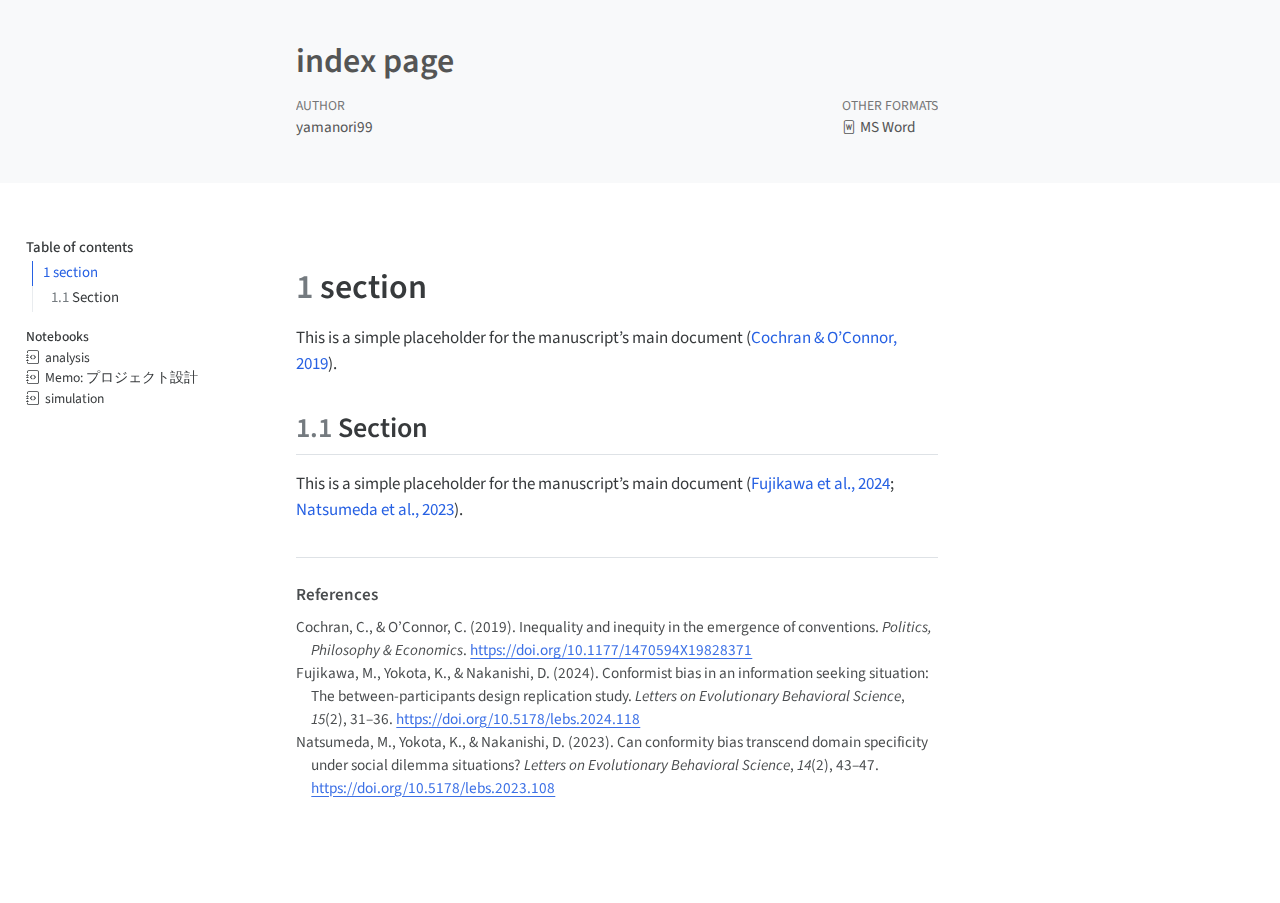
<file: _output/20241007_011802/index.html>
<!DOCTYPE html>
<html xmlns="http://www.w3.org/1999/xhtml" lang="en" xml:lang="en"><head>

<meta charset="utf-8">
<meta name="generator" content="quarto-1.5.53">

<meta name="viewport" content="width=device-width, initial-scale=1.0, user-scalable=yes">


<title>index page</title>
<style>
code{white-space: pre-wrap;}
span.smallcaps{font-variant: small-caps;}
div.columns{display: flex; gap: min(4vw, 1.5em);}
div.column{flex: auto; overflow-x: auto;}
div.hanging-indent{margin-left: 1.5em; text-indent: -1.5em;}
ul.task-list{list-style: none;}
ul.task-list li input[type="checkbox"] {
  width: 0.8em;
  margin: 0 0.8em 0.2em -1em; /* quarto-specific, see https://github.com/quarto-dev/quarto-cli/issues/4556 */ 
  vertical-align: middle;
}
/* CSS for citations */
div.csl-bib-body { }
div.csl-entry {
  clear: both;
  margin-bottom: 0em;
}
.hanging-indent div.csl-entry {
  margin-left:2em;
  text-indent:-2em;
}
div.csl-left-margin {
  min-width:2em;
  float:left;
}
div.csl-right-inline {
  margin-left:2em;
  padding-left:1em;
}
div.csl-indent {
  margin-left: 2em;
}</style>


<script src="site_libs/clipboard/clipboard.min.js"></script>
<script src="site_libs/quarto-html/quarto.js"></script>
<script src="site_libs/quarto-html/popper.min.js"></script>
<script src="site_libs/quarto-html/tippy.umd.min.js"></script>
<script src="site_libs/quarto-html/anchor.min.js"></script>
<link href="site_libs/quarto-html/tippy.css" rel="stylesheet">
<link href="site_libs/quarto-html/quarto-syntax-highlighting.css" rel="stylesheet" id="quarto-text-highlighting-styles">
<script src="site_libs/bootstrap/bootstrap.min.js"></script>
<link href="site_libs/bootstrap/bootstrap-icons.css" rel="stylesheet">
<link href="site_libs/bootstrap/bootstrap.min.css" rel="stylesheet" id="quarto-bootstrap" data-mode="light">


<meta name="citation_title" content="index page">
<meta name="citation_author" content="yamanori99 ">
<meta name="citation_language" content="en">
<meta name="citation_reference" content="citation_title=Inequality and inequity in the emergence of conventions;,citation_author=Calvin Cochran;,citation_author=Cailin O’Connor;,citation_publication_date=2019-02-19;,citation_cover_date=2019-02-19;,citation_year=2019;,citation_fulltext_html_url=https://journals.sagepub.com/eprint/kw6sW4aK7K7MNjnAGpVE/full;,citation_doi=10.1177/1470594X19828371;,citation_language=en;,citation_journal_title=Politics, Philosophy &amp;amp;amp; Economics;">
<meta name="citation_reference" content="citation_title=Conformist bias in an information seeking situation: The between-participants design replication study;,citation_abstract=The purpose of this study is to investigate whether conformist bias can be observed in information-seeking situations. We replicated the experiment conducted by Fujikawa et al. (2024), in which conformist bias was observed, using a between-participants design. In Experiments 1 (N = 116) and 2 (N = 157), participants responded to “yes/no” questions in which the answer was objectively and not objectively fixed as correct or incorrect. After being shown one of four patterns of others’ responses (9, 6, 3, or 0 others answering “yes”), participants answered the same questions. The results of both Exp. 1 and Exp. 2 showed a conformist bias for the questions with objectively fixed answers, but not for the questions with non-objectively fixed answers. The differences between the results of Fujikawa et al. (2024) and our results were discussed.;,citation_author=Mako Fujikawa;,citation_author=Kunihiro Yokota;,citation_author=Daisuke Nakanishi;,citation_publication_date=2024-09-13;,citation_cover_date=2024-09-13;,citation_year=2024;,citation_fulltext_html_url=https://lebs.hbesj.org/index.php/lebs/article/view/lebs.2024.118;,citation_issue=2;,citation_doi=10.5178/lebs.2024.118;,citation_issn=1884-927X;,citation_volume=15;,citation_language=en-US;,citation_journal_title=Letters on Evolutionary Behavioral Science;">
<meta name="citation_reference" content="citation_title=Can conformity bias transcend domain specificity under social dilemma situations?;,citation_abstract=We examined whether conformity bias was observed in social dilemma situations. Cultural group selection theory argues that conformity can establish a cooperative group in a society, which has been theoretically and empirically supported. However, conformity bias has not been examined in most previous studies. Conformity bias refers to the bias that an individual adopts the majority member’s behavior (e.g., 60%) with a probability exceeding it (e.g., 80%). Researchers have been theoretically and empirically shown that conformity bias was an adaptive strategy under information-seeking situations. However, there is little empirical evidence to test whether conformity bias can function even in the domain specific to ingroup cooperation. One hundred fifty-nine of crowdsource individuals participated in a vignette experiment wherein they read 14 scenarios that described social dilemma situations in daily life. Participants answered whether they would cooperate with ingroup members when they have informed four patterns of cooperators within an ingroup, 0%, 33.3%, 66.7%, and 100%. The results showed that no conformity bias was observed in all social dilemma situations.;,citation_author=Minami Natsumeda;,citation_author=Kunihiro Yokota;,citation_author=Daisuke Nakanishi;,citation_publication_date=2023-08-04;,citation_cover_date=2023-08-04;,citation_year=2023;,citation_fulltext_html_url=https://lebs.hbesj.org/index.php/lebs/article/view/lebs.2023.108;,citation_issue=2;,citation_doi=10.5178/lebs.2023.108;,citation_issn=1884-927X;,citation_volume=14;,citation_language=en-US;,citation_journal_title=Letters on Evolutionary Behavioral Science;">
</head>

<body>

<header id="title-block-header" class="quarto-title-block default toc-left page-columns page-full">
  <div class="quarto-title-banner page-columns page-full">
    <div class="quarto-title column-body">
      <h1 class="title">index page</h1>
          </div>

    
    <div class="quarto-title-meta-container">
      <div class="quarto-title-meta-column-start">
        
        <div class="quarto-title-meta">

                <div>
            <div class="quarto-title-meta-heading">Author</div>
            <div class="quarto-title-meta-contents">
                        <p>yamanori99 </p>
                      </div>
          </div>
                
          
                
              </div>
      </div>
      <div class="quarto-title-meta-column-end quarto-other-formats-target">
      <div class="quarto-alternate-formats"><div class="quarto-title-meta-heading">Other Formats</div><div class="quarto-title-meta-contents"><p><a href="index.docx"><i class="bi bi-file-word"></i>MS Word</a></p></div></div></div>
    </div>



    <div class="quarto-other-links-text-target">
    </div>  </div>
</header><div id="quarto-content" class="page-columns page-rows-contents page-layout-article toc-left">
<div id="quarto-sidebar-toc-left" class="sidebar toc-left">
  <nav id="TOC" role="doc-toc" class="toc-active">
    <h2 id="toc-title">Table of contents</h2>
   
  <ul>
  <li><a href="#section" id="toc-section" class="nav-link active" data-scroll-target="#section"><span class="header-section-number">1</span> section</a>
  <ul class="collapse">
  <li><a href="#section-1" id="toc-section-1" class="nav-link" data-scroll-target="#section-1"><span class="header-section-number">1.1</span> Section</a></li>
  </ul></li>
  </ul>
<div class="quarto-alternate-notebooks"><h2>Notebooks</h2><ul><li><a href="analysis/analysis-preview.html"><i class="bi bi-journal-code"></i>analysis</a></li><li><a href="others/プロジェクト設計-preview.html"><i class="bi bi-journal-code"></i>Memo: プロジェクト設計</a></li><li><a href="simulation/simulation-preview.html"><i class="bi bi-journal-code"></i>simulation</a></li></ul></div></nav>
</div>
<div id="quarto-margin-sidebar" class="sidebar margin-sidebar zindex-bottom">
</div>
<main class="content quarto-banner-title-block" id="quarto-document-content">



  


<section id="section" class="level1" data-number="1">
<h1 data-number="1"><span class="header-section-number">1</span> section</h1>
<p>This is a simple placeholder for the manuscript’s main document <span class="citation" data-cites="cochran2019">(<a href="#ref-cochran2019" role="doc-biblioref">Cochran &amp; O’Connor, 2019</a>)</span>.</p>
<section id="section-1" class="level2" data-number="1.1">
<h2 data-number="1.1" class="anchored" data-anchor-id="section-1"><span class="header-section-number">1.1</span> Section</h2>
<p>This is a simple placeholder for the manuscript’s main document <span class="citation" data-cites="fujikawa2024 natsumeda2023">(<a href="#ref-fujikawa2024" role="doc-biblioref">Fujikawa et al., 2024</a>; <a href="#ref-natsumeda2023" role="doc-biblioref">Natsumeda et al., 2023</a>)</span>.</p>

</section>
</section>

<div id="quarto-appendix" class="default"><section class="quarto-appendix-contents" role="doc-bibliography" id="quarto-bibliography"><h2 class="anchored quarto-appendix-heading">References</h2><div id="refs" class="references csl-bib-body hanging-indent" data-entry-spacing="0" data-line-spacing="2" role="list">
<div id="ref-cochran2019" class="csl-entry" role="listitem">
Cochran, C., &amp; O’Connor, C. (2019). Inequality and inequity in the emergence of conventions. <em>Politics, Philosophy &amp; Economics</em>. <a href="https://doi.org/10.1177/1470594X19828371">https://doi.org/10.1177/1470594X19828371</a>
</div>
<div id="ref-fujikawa2024" class="csl-entry" role="listitem">
Fujikawa, M., Yokota, K., &amp; Nakanishi, D. (2024). Conformist bias in an information seeking situation: The between-participants design replication study. <em>Letters on Evolutionary Behavioral Science</em>, <em>15</em>(2), 31–36. <a href="https://doi.org/10.5178/lebs.2024.118">https://doi.org/10.5178/lebs.2024.118</a>
</div>
<div id="ref-natsumeda2023" class="csl-entry" role="listitem">
Natsumeda, M., Yokota, K., &amp; Nakanishi, D. (2023). Can conformity bias transcend domain specificity under social dilemma situations? <em>Letters on Evolutionary Behavioral Science</em>, <em>14</em>(2), 43–47. <a href="https://doi.org/10.5178/lebs.2023.108">https://doi.org/10.5178/lebs.2023.108</a>
</div>
</div></section></div></main>
<!-- /main column -->
<script id="quarto-html-after-body" type="application/javascript">
window.document.addEventListener("DOMContentLoaded", function (event) {
  const toggleBodyColorMode = (bsSheetEl) => {
    const mode = bsSheetEl.getAttribute("data-mode");
    const bodyEl = window.document.querySelector("body");
    if (mode === "dark") {
      bodyEl.classList.add("quarto-dark");
      bodyEl.classList.remove("quarto-light");
    } else {
      bodyEl.classList.add("quarto-light");
      bodyEl.classList.remove("quarto-dark");
    }
  }
  const toggleBodyColorPrimary = () => {
    const bsSheetEl = window.document.querySelector("link#quarto-bootstrap");
    if (bsSheetEl) {
      toggleBodyColorMode(bsSheetEl);
    }
  }
  toggleBodyColorPrimary();  
  const icon = "";
  const anchorJS = new window.AnchorJS();
  anchorJS.options = {
    placement: 'right',
    icon: icon
  };
  anchorJS.add('.anchored');
  const isCodeAnnotation = (el) => {
    for (const clz of el.classList) {
      if (clz.startsWith('code-annotation-')) {                     
        return true;
      }
    }
    return false;
  }
  const onCopySuccess = function(e) {
    // button target
    const button = e.trigger;
    // don't keep focus
    button.blur();
    // flash "checked"
    button.classList.add('code-copy-button-checked');
    var currentTitle = button.getAttribute("title");
    button.setAttribute("title", "Copied!");
    let tooltip;
    if (window.bootstrap) {
      button.setAttribute("data-bs-toggle", "tooltip");
      button.setAttribute("data-bs-placement", "left");
      button.setAttribute("data-bs-title", "Copied!");
      tooltip = new bootstrap.Tooltip(button, 
        { trigger: "manual", 
          customClass: "code-copy-button-tooltip",
          offset: [0, -8]});
      tooltip.show();    
    }
    setTimeout(function() {
      if (tooltip) {
        tooltip.hide();
        button.removeAttribute("data-bs-title");
        button.removeAttribute("data-bs-toggle");
        button.removeAttribute("data-bs-placement");
      }
      button.setAttribute("title", currentTitle);
      button.classList.remove('code-copy-button-checked');
    }, 1000);
    // clear code selection
    e.clearSelection();
  }
  const getTextToCopy = function(trigger) {
      const codeEl = trigger.previousElementSibling.cloneNode(true);
      for (const childEl of codeEl.children) {
        if (isCodeAnnotation(childEl)) {
          childEl.remove();
        }
      }
      return codeEl.innerText;
  }
  const clipboard = new window.ClipboardJS('.code-copy-button:not([data-in-quarto-modal])', {
    text: getTextToCopy
  });
  clipboard.on('success', onCopySuccess);
  if (window.document.getElementById('quarto-embedded-source-code-modal')) {
    // For code content inside modals, clipBoardJS needs to be initialized with a container option
    // TODO: Check when it could be a function (https://github.com/zenorocha/clipboard.js/issues/860)
    const clipboardModal = new window.ClipboardJS('.code-copy-button[data-in-quarto-modal]', {
      text: getTextToCopy,
      container: window.document.getElementById('quarto-embedded-source-code-modal')
    });
    clipboardModal.on('success', onCopySuccess);
  }
    var localhostRegex = new RegExp(/^(?:http|https):\/\/localhost\:?[0-9]*\//);
    var mailtoRegex = new RegExp(/^mailto:/);
      var filterRegex = new RegExp('/' + window.location.host + '/');
    var isInternal = (href) => {
        return filterRegex.test(href) || localhostRegex.test(href) || mailtoRegex.test(href);
    }
    // Inspect non-navigation links and adorn them if external
 	var links = window.document.querySelectorAll('a[href]:not(.nav-link):not(.navbar-brand):not(.toc-action):not(.sidebar-link):not(.sidebar-item-toggle):not(.pagination-link):not(.no-external):not([aria-hidden]):not(.dropdown-item):not(.quarto-navigation-tool):not(.about-link)');
    for (var i=0; i<links.length; i++) {
      const link = links[i];
      if (!isInternal(link.href)) {
        // undo the damage that might have been done by quarto-nav.js in the case of
        // links that we want to consider external
        if (link.dataset.originalHref !== undefined) {
          link.href = link.dataset.originalHref;
        }
      }
    }
  function tippyHover(el, contentFn, onTriggerFn, onUntriggerFn) {
    const config = {
      allowHTML: true,
      maxWidth: 500,
      delay: 100,
      arrow: false,
      appendTo: function(el) {
          return el.parentElement;
      },
      interactive: true,
      interactiveBorder: 10,
      theme: 'quarto',
      placement: 'bottom-start',
    };
    if (contentFn) {
      config.content = contentFn;
    }
    if (onTriggerFn) {
      config.onTrigger = onTriggerFn;
    }
    if (onUntriggerFn) {
      config.onUntrigger = onUntriggerFn;
    }
    window.tippy(el, config); 
  }
  const noterefs = window.document.querySelectorAll('a[role="doc-noteref"]');
  for (var i=0; i<noterefs.length; i++) {
    const ref = noterefs[i];
    tippyHover(ref, function() {
      // use id or data attribute instead here
      let href = ref.getAttribute('data-footnote-href') || ref.getAttribute('href');
      try { href = new URL(href).hash; } catch {}
      const id = href.replace(/^#\/?/, "");
      const note = window.document.getElementById(id);
      if (note) {
        return note.innerHTML;
      } else {
        return "";
      }
    });
  }
  const xrefs = window.document.querySelectorAll('a.quarto-xref');
  const processXRef = (id, note) => {
    // Strip column container classes
    const stripColumnClz = (el) => {
      el.classList.remove("page-full", "page-columns");
      if (el.children) {
        for (const child of el.children) {
          stripColumnClz(child);
        }
      }
    }
    stripColumnClz(note)
    if (id === null || id.startsWith('sec-')) {
      // Special case sections, only their first couple elements
      const container = document.createElement("div");
      if (note.children && note.children.length > 2) {
        container.appendChild(note.children[0].cloneNode(true));
        for (let i = 1; i < note.children.length; i++) {
          const child = note.children[i];
          if (child.tagName === "P" && child.innerText === "") {
            continue;
          } else {
            container.appendChild(child.cloneNode(true));
            break;
          }
        }
        if (window.Quarto?.typesetMath) {
          window.Quarto.typesetMath(container);
        }
        return container.innerHTML
      } else {
        if (window.Quarto?.typesetMath) {
          window.Quarto.typesetMath(note);
        }
        return note.innerHTML;
      }
    } else {
      // Remove any anchor links if they are present
      const anchorLink = note.querySelector('a.anchorjs-link');
      if (anchorLink) {
        anchorLink.remove();
      }
      if (window.Quarto?.typesetMath) {
        window.Quarto.typesetMath(note);
      }
      // TODO in 1.5, we should make sure this works without a callout special case
      if (note.classList.contains("callout")) {
        return note.outerHTML;
      } else {
        return note.innerHTML;
      }
    }
  }
  for (var i=0; i<xrefs.length; i++) {
    const xref = xrefs[i];
    tippyHover(xref, undefined, function(instance) {
      instance.disable();
      let url = xref.getAttribute('href');
      let hash = undefined; 
      if (url.startsWith('#')) {
        hash = url;
      } else {
        try { hash = new URL(url).hash; } catch {}
      }
      if (hash) {
        const id = hash.replace(/^#\/?/, "");
        const note = window.document.getElementById(id);
        if (note !== null) {
          try {
            const html = processXRef(id, note.cloneNode(true));
            instance.setContent(html);
          } finally {
            instance.enable();
            instance.show();
          }
        } else {
          // See if we can fetch this
          fetch(url.split('#')[0])
          .then(res => res.text())
          .then(html => {
            const parser = new DOMParser();
            const htmlDoc = parser.parseFromString(html, "text/html");
            const note = htmlDoc.getElementById(id);
            if (note !== null) {
              const html = processXRef(id, note);
              instance.setContent(html);
            } 
          }).finally(() => {
            instance.enable();
            instance.show();
          });
        }
      } else {
        // See if we can fetch a full url (with no hash to target)
        // This is a special case and we should probably do some content thinning / targeting
        fetch(url)
        .then(res => res.text())
        .then(html => {
          const parser = new DOMParser();
          const htmlDoc = parser.parseFromString(html, "text/html");
          const note = htmlDoc.querySelector('main.content');
          if (note !== null) {
            // This should only happen for chapter cross references
            // (since there is no id in the URL)
            // remove the first header
            if (note.children.length > 0 && note.children[0].tagName === "HEADER") {
              note.children[0].remove();
            }
            const html = processXRef(null, note);
            instance.setContent(html);
          } 
        }).finally(() => {
          instance.enable();
          instance.show();
        });
      }
    }, function(instance) {
    });
  }
      let selectedAnnoteEl;
      const selectorForAnnotation = ( cell, annotation) => {
        let cellAttr = 'data-code-cell="' + cell + '"';
        let lineAttr = 'data-code-annotation="' +  annotation + '"';
        const selector = 'span[' + cellAttr + '][' + lineAttr + ']';
        return selector;
      }
      const selectCodeLines = (annoteEl) => {
        const doc = window.document;
        const targetCell = annoteEl.getAttribute("data-target-cell");
        const targetAnnotation = annoteEl.getAttribute("data-target-annotation");
        const annoteSpan = window.document.querySelector(selectorForAnnotation(targetCell, targetAnnotation));
        const lines = annoteSpan.getAttribute("data-code-lines").split(",");
        const lineIds = lines.map((line) => {
          return targetCell + "-" + line;
        })
        let top = null;
        let height = null;
        let parent = null;
        if (lineIds.length > 0) {
            //compute the position of the single el (top and bottom and make a div)
            const el = window.document.getElementById(lineIds[0]);
            top = el.offsetTop;
            height = el.offsetHeight;
            parent = el.parentElement.parentElement;
          if (lineIds.length > 1) {
            const lastEl = window.document.getElementById(lineIds[lineIds.length - 1]);
            const bottom = lastEl.offsetTop + lastEl.offsetHeight;
            height = bottom - top;
          }
          if (top !== null && height !== null && parent !== null) {
            // cook up a div (if necessary) and position it 
            let div = window.document.getElementById("code-annotation-line-highlight");
            if (div === null) {
              div = window.document.createElement("div");
              div.setAttribute("id", "code-annotation-line-highlight");
              div.style.position = 'absolute';
              parent.appendChild(div);
            }
            div.style.top = top - 2 + "px";
            div.style.height = height + 4 + "px";
            div.style.left = 0;
            let gutterDiv = window.document.getElementById("code-annotation-line-highlight-gutter");
            if (gutterDiv === null) {
              gutterDiv = window.document.createElement("div");
              gutterDiv.setAttribute("id", "code-annotation-line-highlight-gutter");
              gutterDiv.style.position = 'absolute';
              const codeCell = window.document.getElementById(targetCell);
              const gutter = codeCell.querySelector('.code-annotation-gutter');
              gutter.appendChild(gutterDiv);
            }
            gutterDiv.style.top = top - 2 + "px";
            gutterDiv.style.height = height + 4 + "px";
          }
          selectedAnnoteEl = annoteEl;
        }
      };
      const unselectCodeLines = () => {
        const elementsIds = ["code-annotation-line-highlight", "code-annotation-line-highlight-gutter"];
        elementsIds.forEach((elId) => {
          const div = window.document.getElementById(elId);
          if (div) {
            div.remove();
          }
        });
        selectedAnnoteEl = undefined;
      };
        // Handle positioning of the toggle
    window.addEventListener(
      "resize",
      throttle(() => {
        elRect = undefined;
        if (selectedAnnoteEl) {
          selectCodeLines(selectedAnnoteEl);
        }
      }, 10)
    );
    function throttle(fn, ms) {
    let throttle = false;
    let timer;
      return (...args) => {
        if(!throttle) { // first call gets through
            fn.apply(this, args);
            throttle = true;
        } else { // all the others get throttled
            if(timer) clearTimeout(timer); // cancel #2
            timer = setTimeout(() => {
              fn.apply(this, args);
              timer = throttle = false;
            }, ms);
        }
      };
    }
      // Attach click handler to the DT
      const annoteDls = window.document.querySelectorAll('dt[data-target-cell]');
      for (const annoteDlNode of annoteDls) {
        annoteDlNode.addEventListener('click', (event) => {
          const clickedEl = event.target;
          if (clickedEl !== selectedAnnoteEl) {
            unselectCodeLines();
            const activeEl = window.document.querySelector('dt[data-target-cell].code-annotation-active');
            if (activeEl) {
              activeEl.classList.remove('code-annotation-active');
            }
            selectCodeLines(clickedEl);
            clickedEl.classList.add('code-annotation-active');
          } else {
            // Unselect the line
            unselectCodeLines();
            clickedEl.classList.remove('code-annotation-active');
          }
        });
      }
  const findCites = (el) => {
    const parentEl = el.parentElement;
    if (parentEl) {
      const cites = parentEl.dataset.cites;
      if (cites) {
        return {
          el,
          cites: cites.split(' ')
        };
      } else {
        return findCites(el.parentElement)
      }
    } else {
      return undefined;
    }
  };
  var bibliorefs = window.document.querySelectorAll('a[role="doc-biblioref"]');
  for (var i=0; i<bibliorefs.length; i++) {
    const ref = bibliorefs[i];
    const citeInfo = findCites(ref);
    if (citeInfo) {
      tippyHover(citeInfo.el, function() {
        var popup = window.document.createElement('div');
        citeInfo.cites.forEach(function(cite) {
          var citeDiv = window.document.createElement('div');
          citeDiv.classList.add('hanging-indent');
          citeDiv.classList.add('csl-entry');
          var biblioDiv = window.document.getElementById('ref-' + cite);
          if (biblioDiv) {
            citeDiv.innerHTML = biblioDiv.innerHTML;
          }
          popup.appendChild(citeDiv);
        });
        return popup.innerHTML;
      });
    }
  }
});
</script>
</div> <!-- /content -->




</body></html>
</file>
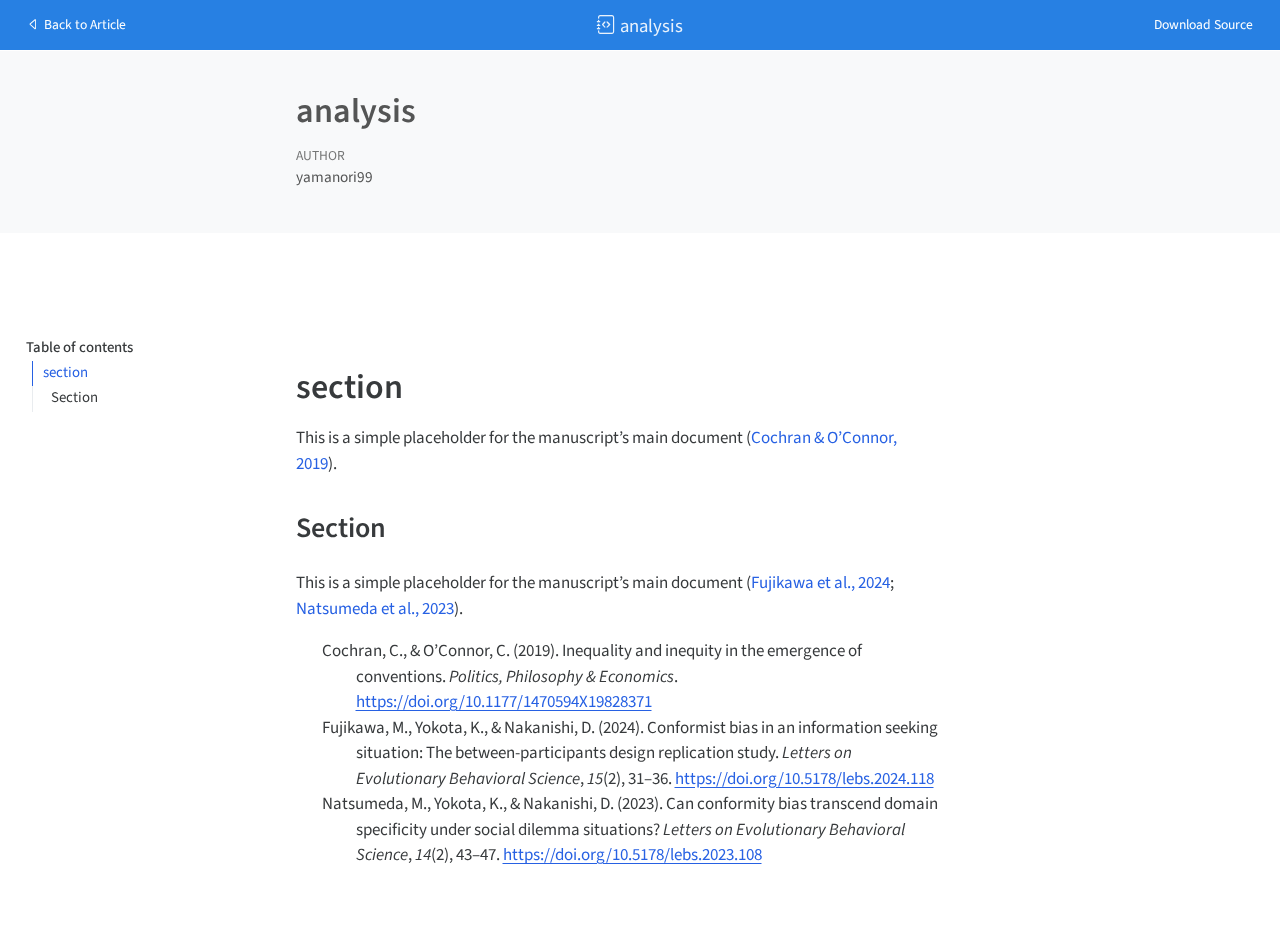
<file: _output/20241007_011802/analysis/analysis-preview.html>
<!DOCTYPE html>
<html xmlns="http://www.w3.org/1999/xhtml" lang="en" xml:lang="en"><head>
    <meta charset="utf-8">
    <meta name="generator" content="quarto-1.5.53">

    <meta name="viewport" content="width=device-width, initial-scale=1.0, user-scalable=yes">


    <title>analysis</title>
    <style>
      code{white-space: pre-wrap;}
      span.smallcaps{font-variant: small-caps;}
      div.columns{display: flex; gap: min(4vw, 1.5em);}
      div.column{flex: auto; overflow-x: auto;}
      div.hanging-indent{margin-left: 1.5em; text-indent: -1.5em;}
      ul.task-list{list-style: none;}
      ul.task-list li input[type="checkbox"] {
        width: 0.8em;
        margin: 0 0.8em 0.2em -1em; /* quarto-specific, see https://github.com/quarto-dev/quarto-cli/issues/4556 */ 
        vertical-align: middle;
      }
      /* CSS for citations */
      div.csl-bib-body { }
      div.csl-entry {
        clear: both;
        margin-bottom: 0em;
      }
      .hanging-indent div.csl-entry {
        margin-left:2em;
        text-indent:-2em;
      }
      div.csl-left-margin {
        min-width:2em;
        float:left;
      }
      div.csl-right-inline {
        margin-left:2em;
        padding-left:1em;
      }
      div.csl-indent {
        margin-left: 2em;
      }    </style>

    <style>
      body.hypothesis-enabled #quarto-embed-header {
        padding-right: 36px;
      }

      #quarto-embed-header {
        height: 3em;
        width: 100%;
        display: flex;
        justify-content: space-between;
        align-items: center;
        border-bottom: solid 1px;
      }

      #quarto-embed-header h6 {
        font-size: 1.1em;
        padding-top: 0.6em;
        margin-left: 1em;
        margin-right: 1em;
        font-weight: 400;
      }

      #quarto-embed-header a.quarto-back-link,
      #quarto-embed-header a.quarto-download-embed {
        font-size: 0.8em;
        margin-top: 1em;
        margin-bottom: 1em;
        margin-left: 1em;
        margin-right: 1em;
      }

      .quarto-back-container {
        padding-left: 0.5em;
        display: flex;
      }

      .headroom {
          will-change: transform;
          transition: transform 200ms linear;
      }

      .headroom--pinned {
          transform: translateY(0%);
      }

      .headroom--unpinned {
          transform: translateY(-100%);
      }      
    </style>

    <script>
    window.document.addEventListener("DOMContentLoaded", function () {

      var header = window.document.querySelector("#quarto-embed-header");
      const titleBannerEl = window.document.querySelector("body > #title-block-header");
      if (titleBannerEl) {
        titleBannerEl.style.paddingTop = header.clientHeight + "px";
      }
      const contentEl = window.document.getElementById('quarto-content');
      for (const child of contentEl.children) {
        child.style.paddingTop = header.clientHeight + "px";
        child.style.marginTop = "1em";
      }

      // Use the article root if the `back` call doesn't work. This isn't perfect
      // but should typically work
      window.quartoBackToArticle = () => {
        var currentUrl = window.location.href;
        window.history.back();
        setTimeout(() => {
            // if location was not changed in 100 ms, then there is no history back
            if(currentUrl === window.location.href){              
                // redirect to site root
                window.location.href = "../index.html";
            }
        }, 100);
      }

      const headroom = new window.Headroom(header, {
        tolerance: 5,
        onPin: function () {
        },
        onUnpin: function () {
        },
      });
      headroom.init();
    });
    </script>

    
<script src="../site_libs/manuscript-notebook/headroom.min.js"></script>
<script src="../site_libs/clipboard/clipboard.min.js"></script>
<script src="../site_libs/quarto-html/quarto.js"></script>
<script src="../site_libs/quarto-html/popper.min.js"></script>
<script src="../site_libs/quarto-html/tippy.umd.min.js"></script>
<script src="../site_libs/quarto-html/anchor.min.js"></script>
<link href="../site_libs/quarto-html/tippy.css" rel="stylesheet">
<link href="../site_libs/quarto-html/quarto-syntax-highlighting.css" rel="stylesheet" id="quarto-text-highlighting-styles">
<script src="../site_libs/bootstrap/bootstrap.min.js"></script>
<link href="../site_libs/bootstrap/bootstrap-icons.css" rel="stylesheet">
<link href="../site_libs/bootstrap/bootstrap.min.css" rel="stylesheet" id="quarto-bootstrap" data-mode="light">
     
      </head>

  <body class="quarto-notebook">
    <div id="quarto-embed-header" class="headroom fixed-top bg-primary">
      
      <a onclick="window.quartoBackToArticle(); return false;" class="btn btn-primary quarto-back-link" href=""><i class="bi bi-caret-left"></i> Back to Article</a>
      <h6><i class="bi bi-journal-code"></i> analysis</h6>

            <a href="../analysis/analysis.qmd" class="btn btn-primary quarto-download-embed" download="analysis.qmd">Download Source</a>
          </div>

     <header id="title-block-header" class="quarto-title-block default toc-left page-columns page-full">
  <div class="quarto-title-banner page-columns page-full">
    <div class="quarto-title column-body">
      <h1 class="title">analysis</h1>
          </div>

    
    <div class="quarto-title-meta-container">
      <div class="quarto-title-meta-column-start">
        
        <div class="quarto-title-meta">

                <div>
            <div class="quarto-title-meta-heading">Author</div>
            <div class="quarto-title-meta-contents">
                        <p>yamanori99 </p>
                      </div>
          </div>
                
          
                
              </div>
      </div>
      <div class="quarto-title-meta-column-end quarto-other-formats-target">
      </div>
    </div>



    <div class="quarto-other-links-text-target">
    </div>  </div>
</header><div id="quarto-content" class="page-columns page-rows-contents page-layout-article toc-left">
<div id="quarto-sidebar-toc-left" class="sidebar toc-left">
  <nav id="TOC" role="doc-toc" class="toc-active">
    <h2 id="toc-title">Table of contents</h2>
   
  <ul>
  <li><a href="#section" id="toc-section" class="nav-link active" data-scroll-target="#section">section</a>
  <ul class="collapse">
  <li><a href="#section-1" id="toc-section-1" class="nav-link" data-scroll-target="#section-1">Section</a></li>
  </ul></li>
  </ul>
</nav>
</div>
<div id="quarto-margin-sidebar" class="sidebar margin-sidebar zindex-bottom">
</div>
<main class="content quarto-banner-title-block" id="quarto-document-content">      

       <section id="section" class="level1">
<h1>section</h1>
<p>This is a simple placeholder for the manuscript’s main document <span class="citation" data-cites="cochran2019">(<a href="#ref-cochran2019" role="doc-biblioref">Cochran &amp; O’Connor, 2019</a>)</span>.</p>
<section id="section-1" class="level2">
<h2 class="anchored" data-anchor-id="section-1">Section</h2>
<p>This is a simple placeholder for the manuscript’s main document <span class="citation" data-cites="fujikawa2024 natsumeda2023">(<a href="#ref-fujikawa2024" role="doc-biblioref">Fujikawa et al., 2024</a>; <a href="#ref-natsumeda2023" role="doc-biblioref">Natsumeda et al., 2023</a>)</span>.</p>
<div id="refs" class="references csl-bib-body hanging-indent" data-entry-spacing="0" data-line-spacing="2" role="list">
<div id="ref-cochran2019" class="csl-entry" role="listitem">
Cochran, C., &amp; O’Connor, C. (2019). Inequality and inequity in the emergence of conventions. <em>Politics, Philosophy &amp; Economics</em>. <a href="https://doi.org/10.1177/1470594X19828371">https://doi.org/10.1177/1470594X19828371</a>
</div>
<div id="ref-fujikawa2024" class="csl-entry" role="listitem">
Fujikawa, M., Yokota, K., &amp; Nakanishi, D. (2024). Conformist bias in an information seeking situation: The between-participants design replication study. <em>Letters on Evolutionary Behavioral Science</em>, <em>15</em>(2), 31–36. <a href="https://doi.org/10.5178/lebs.2024.118">https://doi.org/10.5178/lebs.2024.118</a>
</div>
<div id="ref-natsumeda2023" class="csl-entry" role="listitem">
Natsumeda, M., Yokota, K., &amp; Nakanishi, D. (2023). Can conformity bias transcend domain specificity under social dilemma situations? <em>Letters on Evolutionary Behavioral Science</em>, <em>14</em>(2), 43–47. <a href="https://doi.org/10.5178/lebs.2023.108">https://doi.org/10.5178/lebs.2023.108</a>
</div>
</div>
</section>
</section>
     </main>
<!-- /main column -->  <script id="quarto-html-after-body" type="application/javascript">
window.document.addEventListener("DOMContentLoaded", function (event) {
  const toggleBodyColorMode = (bsSheetEl) => {
    const mode = bsSheetEl.getAttribute("data-mode");
    const bodyEl = window.document.querySelector("body");
    if (mode === "dark") {
      bodyEl.classList.add("quarto-dark");
      bodyEl.classList.remove("quarto-light");
    } else {
      bodyEl.classList.add("quarto-light");
      bodyEl.classList.remove("quarto-dark");
    }
  }
  const toggleBodyColorPrimary = () => {
    const bsSheetEl = window.document.querySelector("link#quarto-bootstrap");
    if (bsSheetEl) {
      toggleBodyColorMode(bsSheetEl);
    }
  }
  toggleBodyColorPrimary();  
  const icon = "";
  const anchorJS = new window.AnchorJS();
  anchorJS.options = {
    placement: 'right',
    icon: icon
  };
  anchorJS.add('.anchored');
  const isCodeAnnotation = (el) => {
    for (const clz of el.classList) {
      if (clz.startsWith('code-annotation-')) {                     
        return true;
      }
    }
    return false;
  }
  const onCopySuccess = function(e) {
    // button target
    const button = e.trigger;
    // don't keep focus
    button.blur();
    // flash "checked"
    button.classList.add('code-copy-button-checked');
    var currentTitle = button.getAttribute("title");
    button.setAttribute("title", "Copied!");
    let tooltip;
    if (window.bootstrap) {
      button.setAttribute("data-bs-toggle", "tooltip");
      button.setAttribute("data-bs-placement", "left");
      button.setAttribute("data-bs-title", "Copied!");
      tooltip = new bootstrap.Tooltip(button, 
        { trigger: "manual", 
          customClass: "code-copy-button-tooltip",
          offset: [0, -8]});
      tooltip.show();    
    }
    setTimeout(function() {
      if (tooltip) {
        tooltip.hide();
        button.removeAttribute("data-bs-title");
        button.removeAttribute("data-bs-toggle");
        button.removeAttribute("data-bs-placement");
      }
      button.setAttribute("title", currentTitle);
      button.classList.remove('code-copy-button-checked');
    }, 1000);
    // clear code selection
    e.clearSelection();
  }
  const getTextToCopy = function(trigger) {
      const codeEl = trigger.previousElementSibling.cloneNode(true);
      for (const childEl of codeEl.children) {
        if (isCodeAnnotation(childEl)) {
          childEl.remove();
        }
      }
      return codeEl.innerText;
  }
  const clipboard = new window.ClipboardJS('.code-copy-button:not([data-in-quarto-modal])', {
    text: getTextToCopy
  });
  clipboard.on('success', onCopySuccess);
  if (window.document.getElementById('quarto-embedded-source-code-modal')) {
    // For code content inside modals, clipBoardJS needs to be initialized with a container option
    // TODO: Check when it could be a function (https://github.com/zenorocha/clipboard.js/issues/860)
    const clipboardModal = new window.ClipboardJS('.code-copy-button[data-in-quarto-modal]', {
      text: getTextToCopy,
      container: window.document.getElementById('quarto-embedded-source-code-modal')
    });
    clipboardModal.on('success', onCopySuccess);
  }
    var localhostRegex = new RegExp(/^(?:http|https):\/\/localhost\:?[0-9]*\//);
    var mailtoRegex = new RegExp(/^mailto:/);
      var filterRegex = new RegExp('/' + window.location.host + '/');
    var isInternal = (href) => {
        return filterRegex.test(href) || localhostRegex.test(href) || mailtoRegex.test(href);
    }
    // Inspect non-navigation links and adorn them if external
 	var links = window.document.querySelectorAll('a[href]:not(.nav-link):not(.navbar-brand):not(.toc-action):not(.sidebar-link):not(.sidebar-item-toggle):not(.pagination-link):not(.no-external):not([aria-hidden]):not(.dropdown-item):not(.quarto-navigation-tool):not(.about-link)');
    for (var i=0; i<links.length; i++) {
      const link = links[i];
      if (!isInternal(link.href)) {
        // undo the damage that might have been done by quarto-nav.js in the case of
        // links that we want to consider external
        if (link.dataset.originalHref !== undefined) {
          link.href = link.dataset.originalHref;
        }
      }
    }
  function tippyHover(el, contentFn, onTriggerFn, onUntriggerFn) {
    const config = {
      allowHTML: true,
      maxWidth: 500,
      delay: 100,
      arrow: false,
      appendTo: function(el) {
          return el.parentElement;
      },
      interactive: true,
      interactiveBorder: 10,
      theme: 'quarto',
      placement: 'bottom-start',
    };
    if (contentFn) {
      config.content = contentFn;
    }
    if (onTriggerFn) {
      config.onTrigger = onTriggerFn;
    }
    if (onUntriggerFn) {
      config.onUntrigger = onUntriggerFn;
    }
    window.tippy(el, config); 
  }
  const noterefs = window.document.querySelectorAll('a[role="doc-noteref"]');
  for (var i=0; i<noterefs.length; i++) {
    const ref = noterefs[i];
    tippyHover(ref, function() {
      // use id or data attribute instead here
      let href = ref.getAttribute('data-footnote-href') || ref.getAttribute('href');
      try { href = new URL(href).hash; } catch {}
      const id = href.replace(/^#\/?/, "");
      const note = window.document.getElementById(id);
      if (note) {
        return note.innerHTML;
      } else {
        return "";
      }
    });
  }
  const xrefs = window.document.querySelectorAll('a.quarto-xref');
  const processXRef = (id, note) => {
    // Strip column container classes
    const stripColumnClz = (el) => {
      el.classList.remove("page-full", "page-columns");
      if (el.children) {
        for (const child of el.children) {
          stripColumnClz(child);
        }
      }
    }
    stripColumnClz(note)
    if (id === null || id.startsWith('sec-')) {
      // Special case sections, only their first couple elements
      const container = document.createElement("div");
      if (note.children && note.children.length > 2) {
        container.appendChild(note.children[0].cloneNode(true));
        for (let i = 1; i < note.children.length; i++) {
          const child = note.children[i];
          if (child.tagName === "P" && child.innerText === "") {
            continue;
          } else {
            container.appendChild(child.cloneNode(true));
            break;
          }
        }
        if (window.Quarto?.typesetMath) {
          window.Quarto.typesetMath(container);
        }
        return container.innerHTML
      } else {
        if (window.Quarto?.typesetMath) {
          window.Quarto.typesetMath(note);
        }
        return note.innerHTML;
      }
    } else {
      // Remove any anchor links if they are present
      const anchorLink = note.querySelector('a.anchorjs-link');
      if (anchorLink) {
        anchorLink.remove();
      }
      if (window.Quarto?.typesetMath) {
        window.Quarto.typesetMath(note);
      }
      // TODO in 1.5, we should make sure this works without a callout special case
      if (note.classList.contains("callout")) {
        return note.outerHTML;
      } else {
        return note.innerHTML;
      }
    }
  }
  for (var i=0; i<xrefs.length; i++) {
    const xref = xrefs[i];
    tippyHover(xref, undefined, function(instance) {
      instance.disable();
      let url = xref.getAttribute('href');
      let hash = undefined; 
      if (url.startsWith('#')) {
        hash = url;
      } else {
        try { hash = new URL(url).hash; } catch {}
      }
      if (hash) {
        const id = hash.replace(/^#\/?/, "");
        const note = window.document.getElementById(id);
        if (note !== null) {
          try {
            const html = processXRef(id, note.cloneNode(true));
            instance.setContent(html);
          } finally {
            instance.enable();
            instance.show();
          }
        } else {
          // See if we can fetch this
          fetch(url.split('#')[0])
          .then(res => res.text())
          .then(html => {
            const parser = new DOMParser();
            const htmlDoc = parser.parseFromString(html, "text/html");
            const note = htmlDoc.getElementById(id);
            if (note !== null) {
              const html = processXRef(id, note);
              instance.setContent(html);
            } 
          }).finally(() => {
            instance.enable();
            instance.show();
          });
        }
      } else {
        // See if we can fetch a full url (with no hash to target)
        // This is a special case and we should probably do some content thinning / targeting
        fetch(url)
        .then(res => res.text())
        .then(html => {
          const parser = new DOMParser();
          const htmlDoc = parser.parseFromString(html, "text/html");
          const note = htmlDoc.querySelector('main.content');
          if (note !== null) {
            // This should only happen for chapter cross references
            // (since there is no id in the URL)
            // remove the first header
            if (note.children.length > 0 && note.children[0].tagName === "HEADER") {
              note.children[0].remove();
            }
            const html = processXRef(null, note);
            instance.setContent(html);
          } 
        }).finally(() => {
          instance.enable();
          instance.show();
        });
      }
    }, function(instance) {
    });
  }
      let selectedAnnoteEl;
      const selectorForAnnotation = ( cell, annotation) => {
        let cellAttr = 'data-code-cell="' + cell + '"';
        let lineAttr = 'data-code-annotation="' +  annotation + '"';
        const selector = 'span[' + cellAttr + '][' + lineAttr + ']';
        return selector;
      }
      const selectCodeLines = (annoteEl) => {
        const doc = window.document;
        const targetCell = annoteEl.getAttribute("data-target-cell");
        const targetAnnotation = annoteEl.getAttribute("data-target-annotation");
        const annoteSpan = window.document.querySelector(selectorForAnnotation(targetCell, targetAnnotation));
        const lines = annoteSpan.getAttribute("data-code-lines").split(",");
        const lineIds = lines.map((line) => {
          return targetCell + "-" + line;
        })
        let top = null;
        let height = null;
        let parent = null;
        if (lineIds.length > 0) {
            //compute the position of the single el (top and bottom and make a div)
            const el = window.document.getElementById(lineIds[0]);
            top = el.offsetTop;
            height = el.offsetHeight;
            parent = el.parentElement.parentElement;
          if (lineIds.length > 1) {
            const lastEl = window.document.getElementById(lineIds[lineIds.length - 1]);
            const bottom = lastEl.offsetTop + lastEl.offsetHeight;
            height = bottom - top;
          }
          if (top !== null && height !== null && parent !== null) {
            // cook up a div (if necessary) and position it 
            let div = window.document.getElementById("code-annotation-line-highlight");
            if (div === null) {
              div = window.document.createElement("div");
              div.setAttribute("id", "code-annotation-line-highlight");
              div.style.position = 'absolute';
              parent.appendChild(div);
            }
            div.style.top = top - 2 + "px";
            div.style.height = height + 4 + "px";
            div.style.left = 0;
            let gutterDiv = window.document.getElementById("code-annotation-line-highlight-gutter");
            if (gutterDiv === null) {
              gutterDiv = window.document.createElement("div");
              gutterDiv.setAttribute("id", "code-annotation-line-highlight-gutter");
              gutterDiv.style.position = 'absolute';
              const codeCell = window.document.getElementById(targetCell);
              const gutter = codeCell.querySelector('.code-annotation-gutter');
              gutter.appendChild(gutterDiv);
            }
            gutterDiv.style.top = top - 2 + "px";
            gutterDiv.style.height = height + 4 + "px";
          }
          selectedAnnoteEl = annoteEl;
        }
      };
      const unselectCodeLines = () => {
        const elementsIds = ["code-annotation-line-highlight", "code-annotation-line-highlight-gutter"];
        elementsIds.forEach((elId) => {
          const div = window.document.getElementById(elId);
          if (div) {
            div.remove();
          }
        });
        selectedAnnoteEl = undefined;
      };
        // Handle positioning of the toggle
    window.addEventListener(
      "resize",
      throttle(() => {
        elRect = undefined;
        if (selectedAnnoteEl) {
          selectCodeLines(selectedAnnoteEl);
        }
      }, 10)
    );
    function throttle(fn, ms) {
    let throttle = false;
    let timer;
      return (...args) => {
        if(!throttle) { // first call gets through
            fn.apply(this, args);
            throttle = true;
        } else { // all the others get throttled
            if(timer) clearTimeout(timer); // cancel #2
            timer = setTimeout(() => {
              fn.apply(this, args);
              timer = throttle = false;
            }, ms);
        }
      };
    }
      // Attach click handler to the DT
      const annoteDls = window.document.querySelectorAll('dt[data-target-cell]');
      for (const annoteDlNode of annoteDls) {
        annoteDlNode.addEventListener('click', (event) => {
          const clickedEl = event.target;
          if (clickedEl !== selectedAnnoteEl) {
            unselectCodeLines();
            const activeEl = window.document.querySelector('dt[data-target-cell].code-annotation-active');
            if (activeEl) {
              activeEl.classList.remove('code-annotation-active');
            }
            selectCodeLines(clickedEl);
            clickedEl.classList.add('code-annotation-active');
          } else {
            // Unselect the line
            unselectCodeLines();
            clickedEl.classList.remove('code-annotation-active');
          }
        });
      }
  const findCites = (el) => {
    const parentEl = el.parentElement;
    if (parentEl) {
      const cites = parentEl.dataset.cites;
      if (cites) {
        return {
          el,
          cites: cites.split(' ')
        };
      } else {
        return findCites(el.parentElement)
      }
    } else {
      return undefined;
    }
  };
  var bibliorefs = window.document.querySelectorAll('a[role="doc-biblioref"]');
  for (var i=0; i<bibliorefs.length; i++) {
    const ref = bibliorefs[i];
    const citeInfo = findCites(ref);
    if (citeInfo) {
      tippyHover(citeInfo.el, function() {
        var popup = window.document.createElement('div');
        citeInfo.cites.forEach(function(cite) {
          var citeDiv = window.document.createElement('div');
          citeDiv.classList.add('hanging-indent');
          citeDiv.classList.add('csl-entry');
          var biblioDiv = window.document.getElementById('ref-' + cite);
          if (biblioDiv) {
            citeDiv.innerHTML = biblioDiv.innerHTML;
          }
          popup.appendChild(citeDiv);
        });
        return popup.innerHTML;
      });
    }
  }
});
</script>  </div> <!-- /content --> 
  
</body></html>
</file>
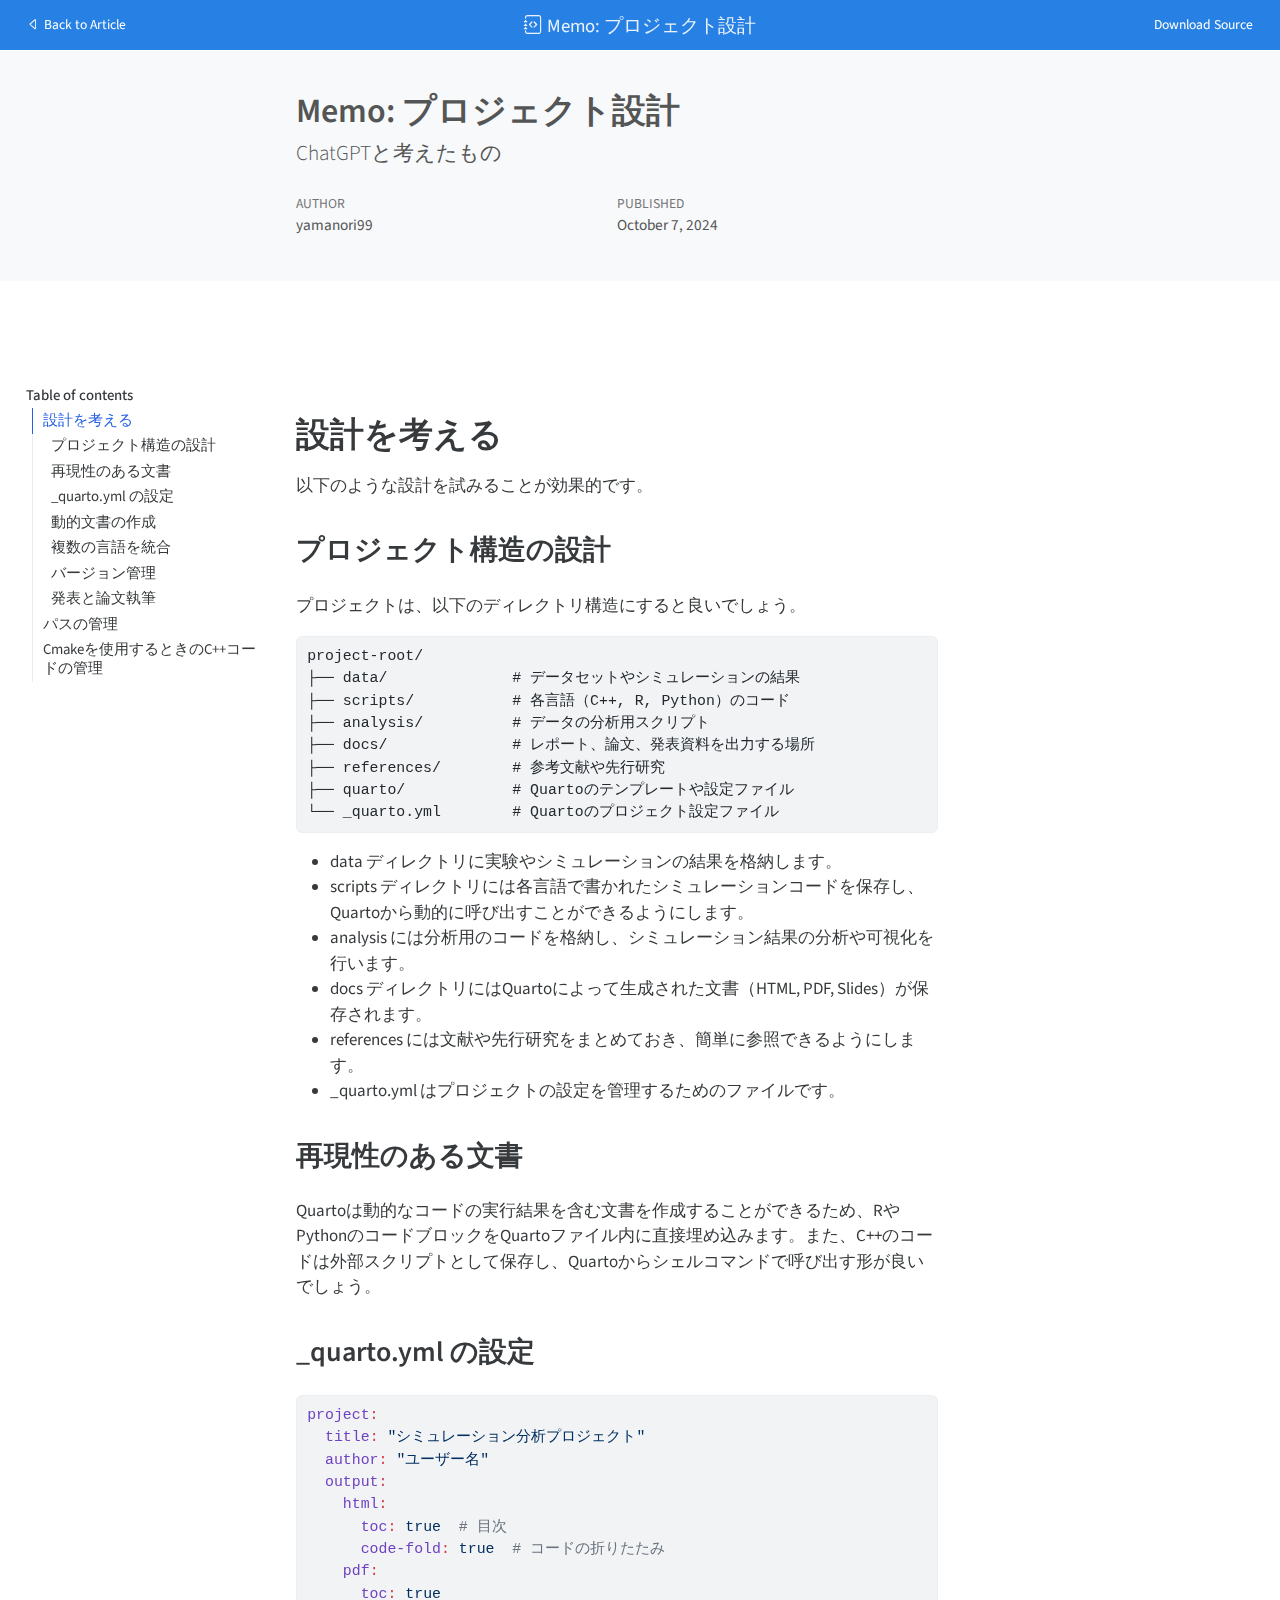
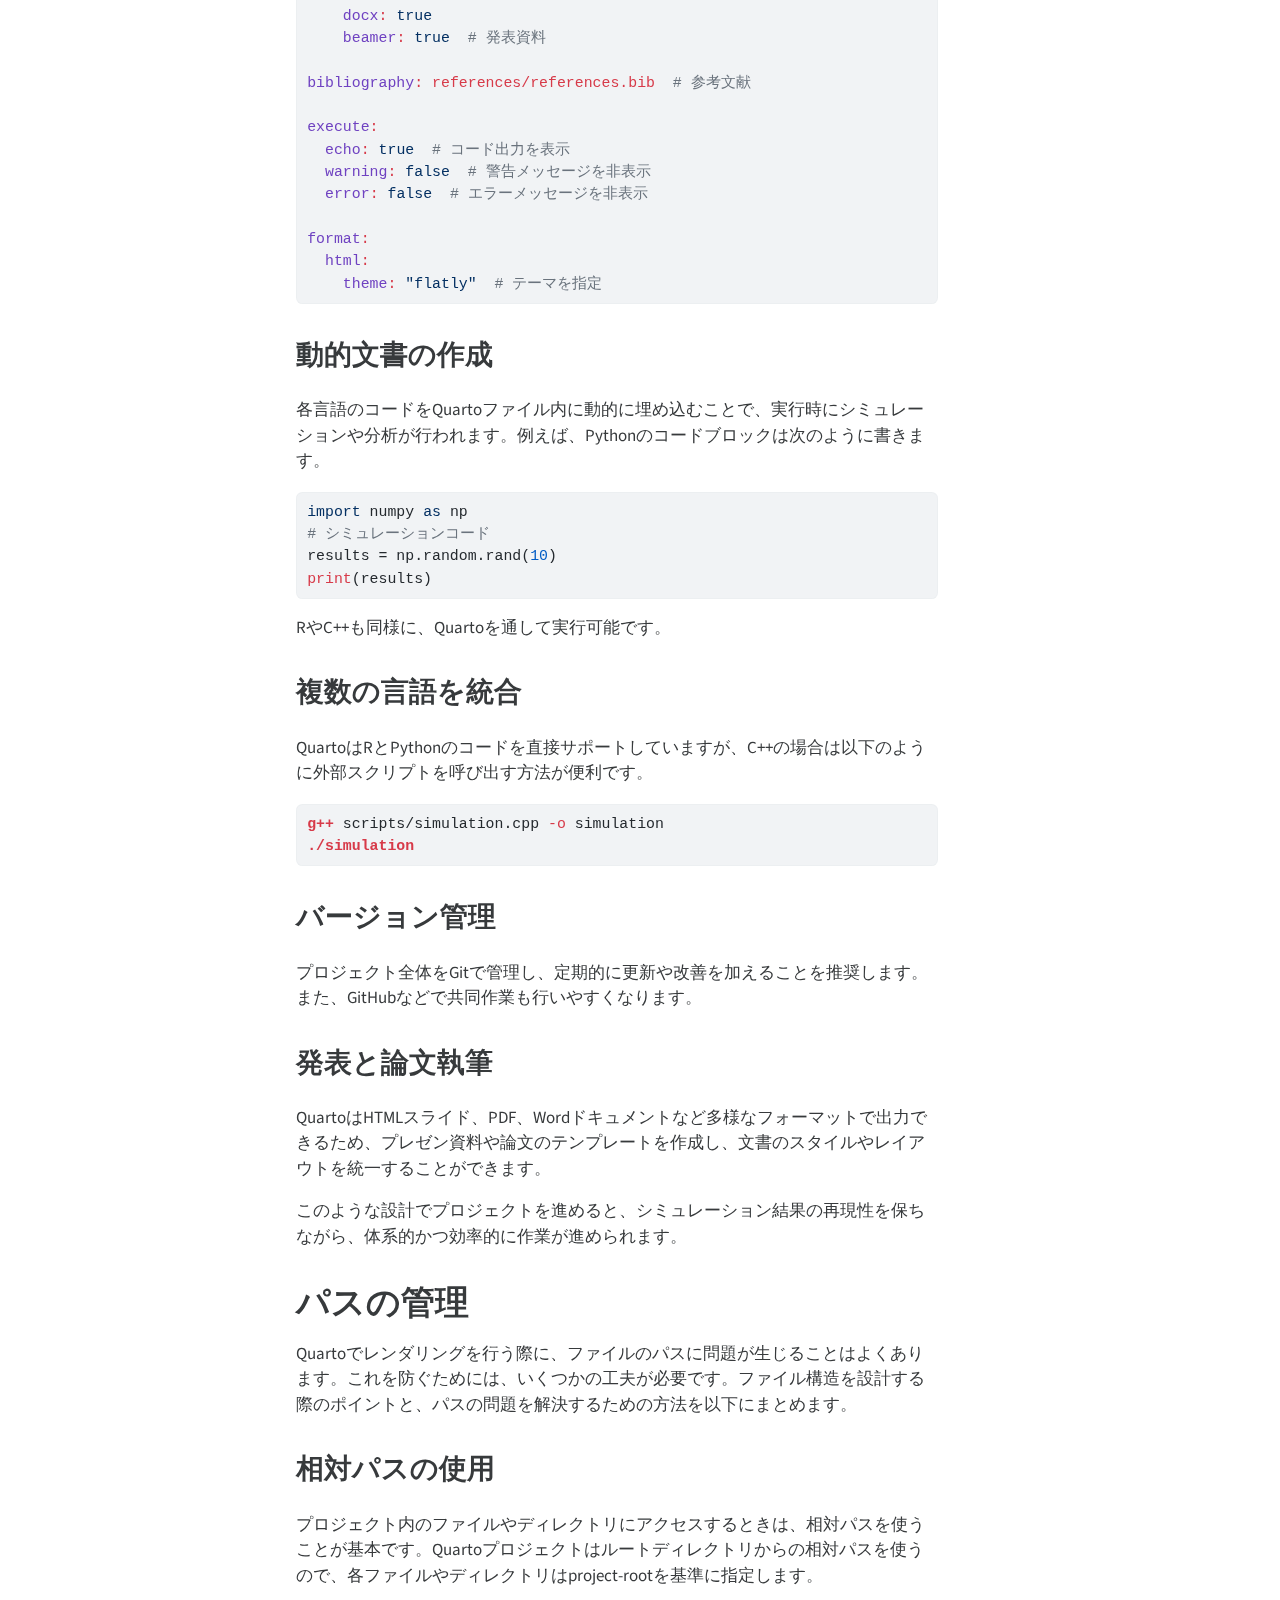
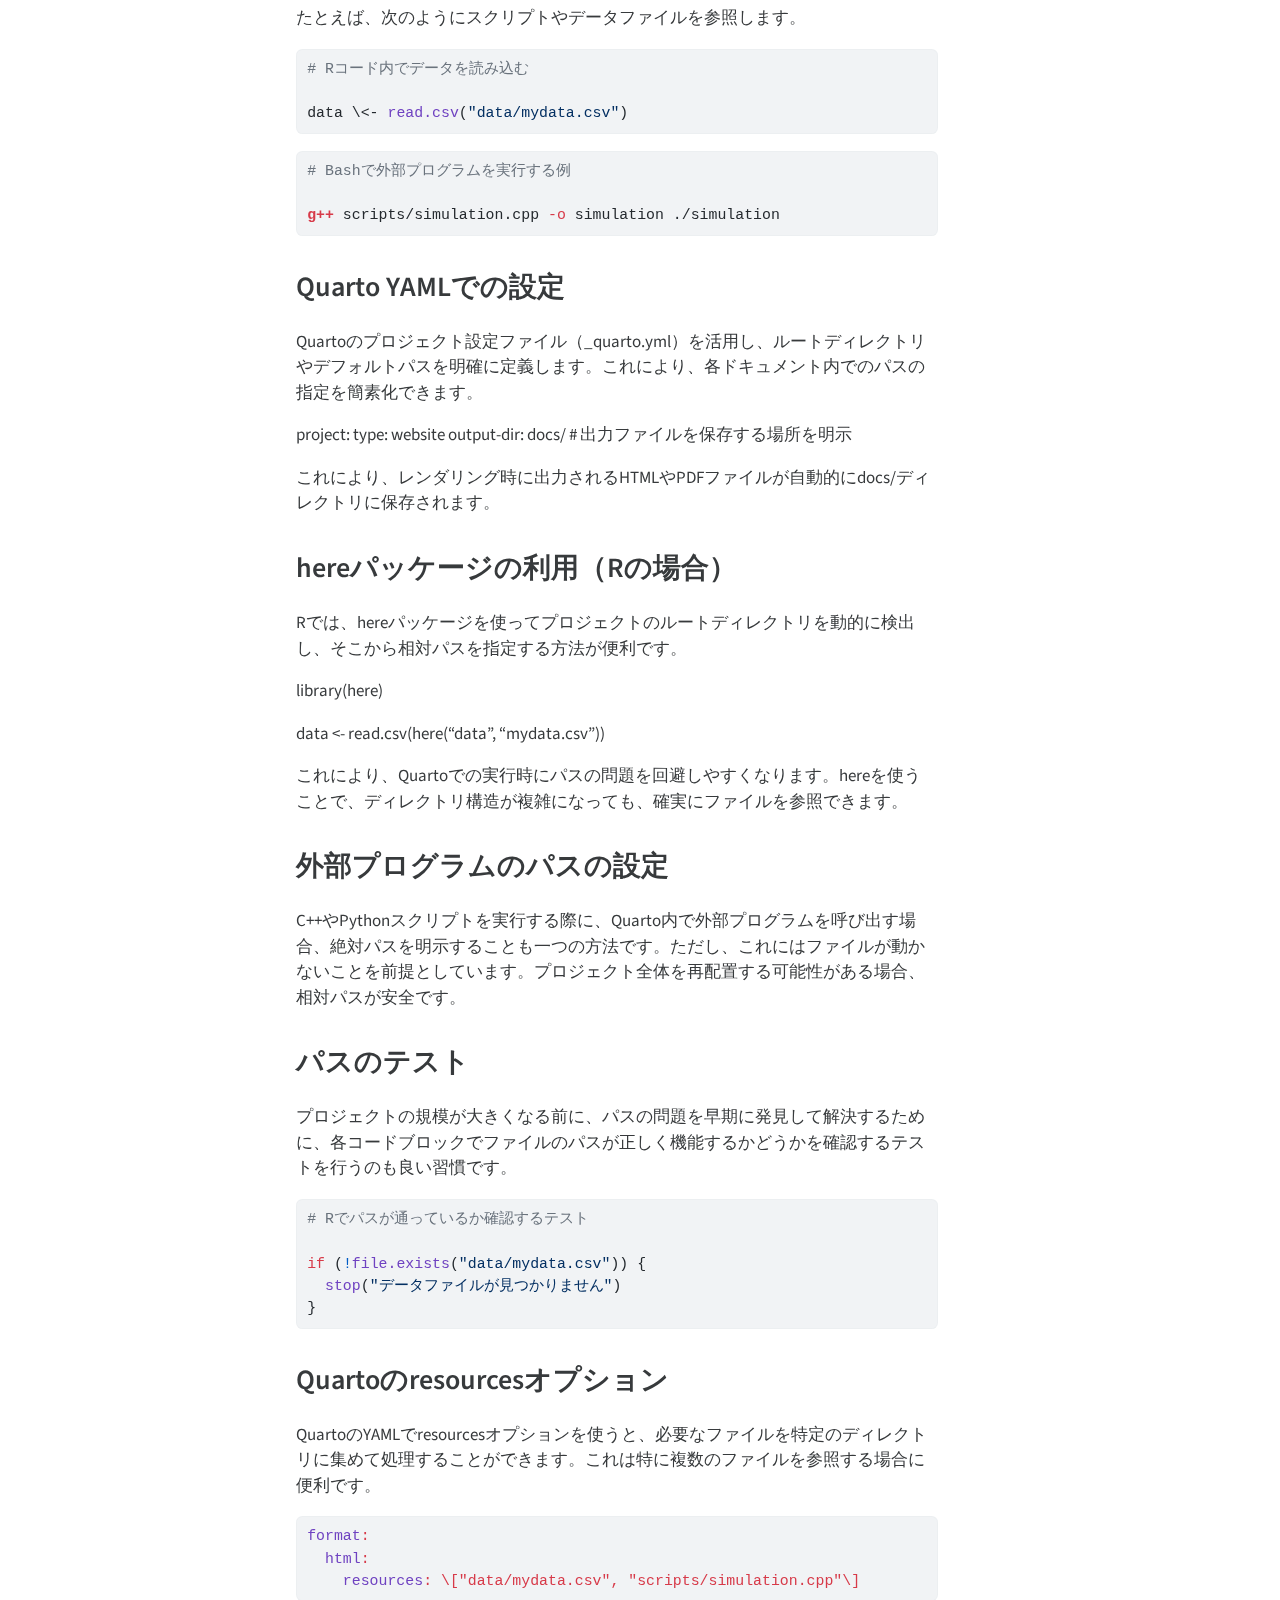
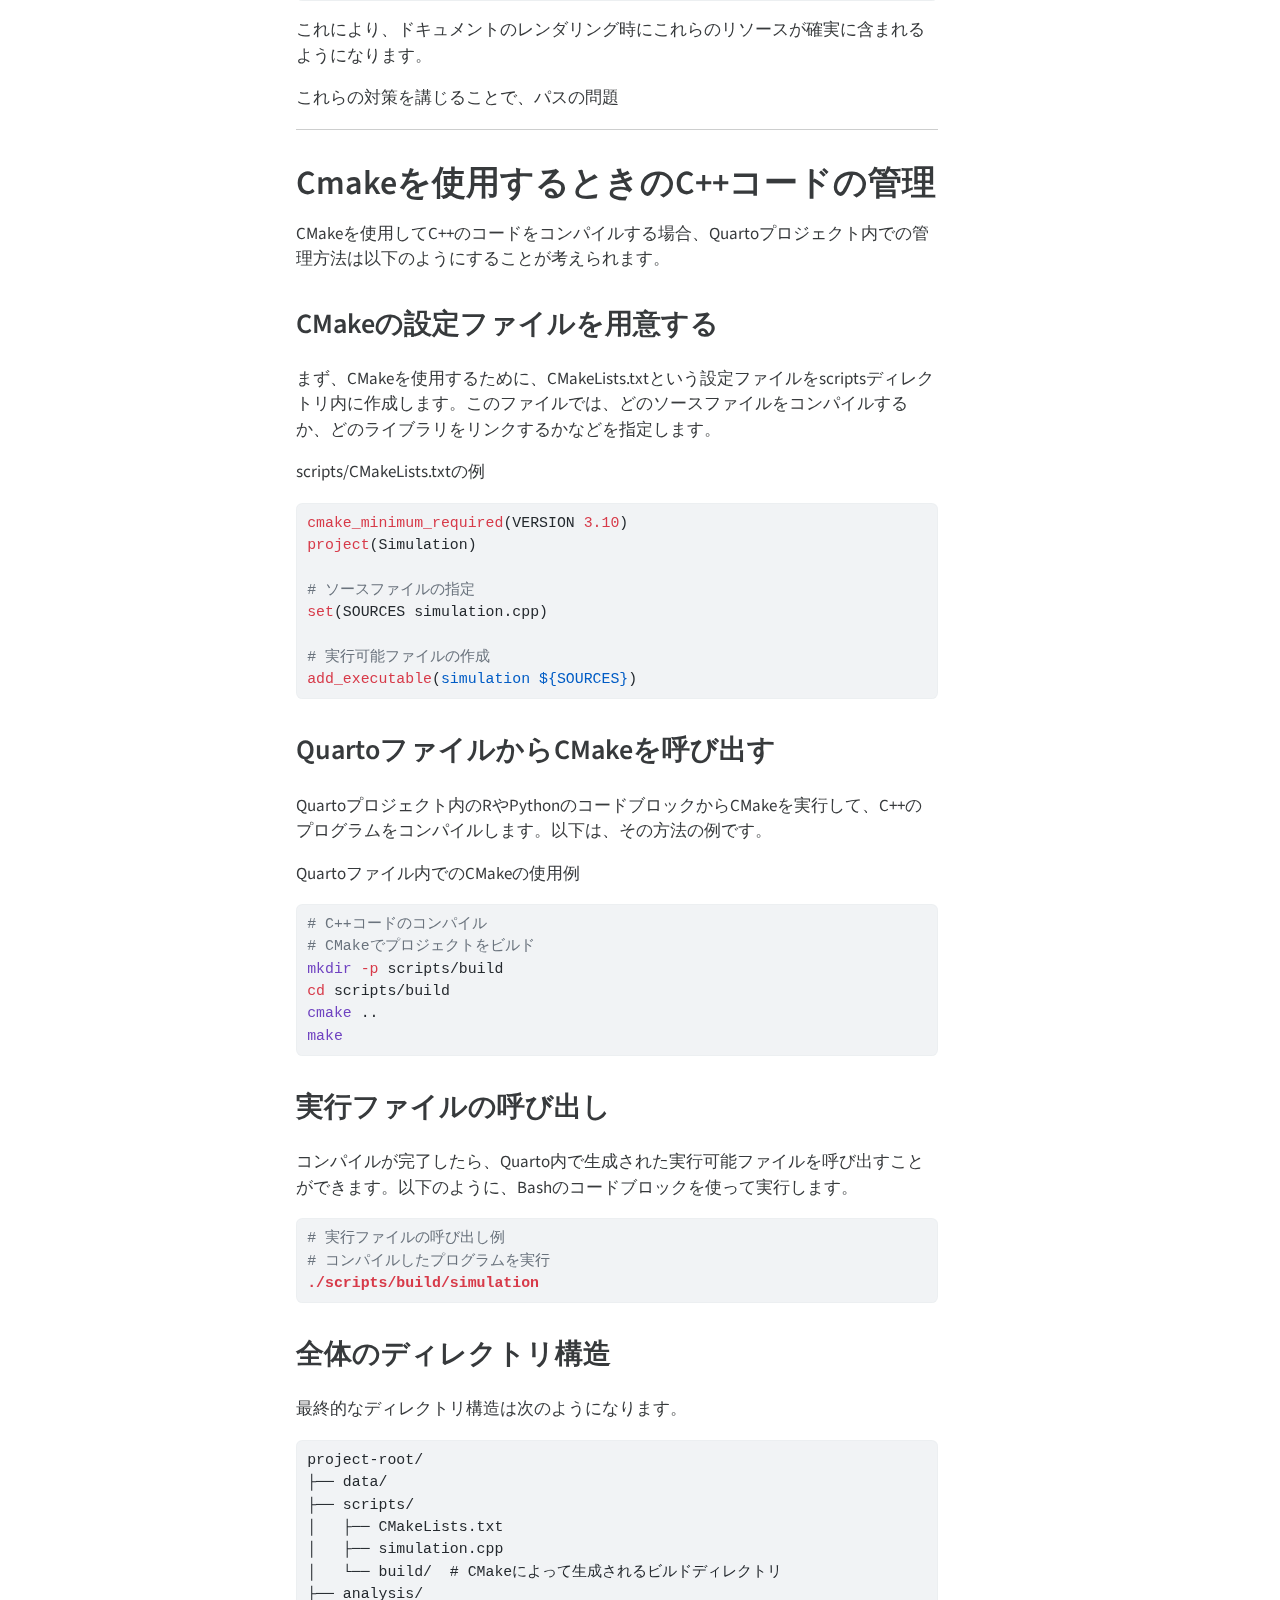
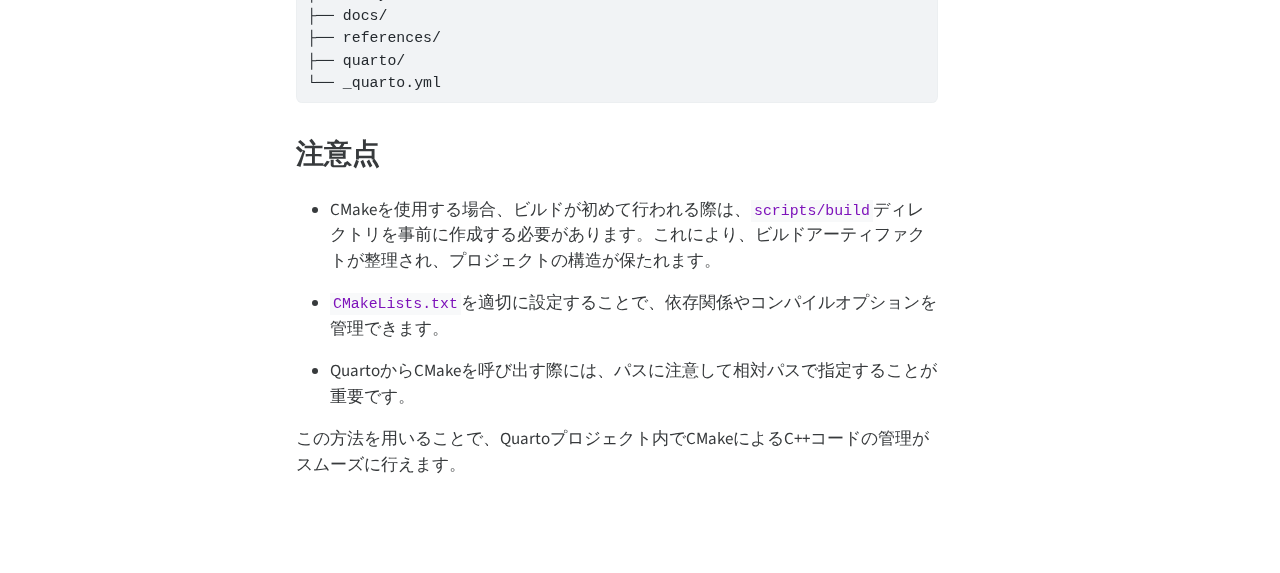
<file: _output/20241007_011802/others/プロジェクト設計-preview.html>
<!DOCTYPE html>
<html xmlns="http://www.w3.org/1999/xhtml" lang="en" xml:lang="en"><head>
    <meta charset="utf-8">
    <meta name="generator" content="quarto-1.5.53">

    <meta name="viewport" content="width=device-width, initial-scale=1.0, user-scalable=yes">

    <meta name="author" content="yamanori99">
    <meta name="dcterms.date" content="2024-10-07">

    <title>Memo: プロジェクト設計</title>
    <style>
      code{white-space: pre-wrap;}
      span.smallcaps{font-variant: small-caps;}
      div.columns{display: flex; gap: min(4vw, 1.5em);}
      div.column{flex: auto; overflow-x: auto;}
      div.hanging-indent{margin-left: 1.5em; text-indent: -1.5em;}
      ul.task-list{list-style: none;}
      ul.task-list li input[type="checkbox"] {
        width: 0.8em;
        margin: 0 0.8em 0.2em -1em; /* quarto-specific, see https://github.com/quarto-dev/quarto-cli/issues/4556 */ 
        vertical-align: middle;
      }
      /* CSS for syntax highlighting */
      pre > code.sourceCode { white-space: pre; position: relative; }
      pre > code.sourceCode > span { line-height: 1.25; }
      pre > code.sourceCode > span:empty { height: 1.2em; }
      .sourceCode { overflow: visible; }
      code.sourceCode > span { color: inherit; text-decoration: inherit; }
      div.sourceCode { margin: 1em 0; }
      pre.sourceCode { margin: 0; }
      @media screen {
      div.sourceCode { overflow: auto; }
      }
      @media print {
      pre > code.sourceCode { white-space: pre-wrap; }
      pre > code.sourceCode > span { display: inline-block; text-indent: -5em; padding-left: 5em; }
      }
      pre.numberSource code
        { counter-reset: source-line 0; }
      pre.numberSource code > span
        { position: relative; left: -4em; counter-increment: source-line; }
      pre.numberSource code > span > a:first-child::before
        { content: counter(source-line);
          position: relative; left: -1em; text-align: right; vertical-align: baseline;
          border: none; display: inline-block;
          -webkit-touch-callout: none; -webkit-user-select: none;
          -khtml-user-select: none; -moz-user-select: none;
          -ms-user-select: none; user-select: none;
          padding: 0 4px; width: 4em;
        }
      pre.numberSource { margin-left: 3em;  padding-left: 4px; }
      div.sourceCode
        {   }
      @media screen {
      pre > code.sourceCode > span > a:first-child::before { text-decoration: underline; }
      }
    </style>

    <style>
      body.hypothesis-enabled #quarto-embed-header {
        padding-right: 36px;
      }

      #quarto-embed-header {
        height: 3em;
        width: 100%;
        display: flex;
        justify-content: space-between;
        align-items: center;
        border-bottom: solid 1px;
      }

      #quarto-embed-header h6 {
        font-size: 1.1em;
        padding-top: 0.6em;
        margin-left: 1em;
        margin-right: 1em;
        font-weight: 400;
      }

      #quarto-embed-header a.quarto-back-link,
      #quarto-embed-header a.quarto-download-embed {
        font-size: 0.8em;
        margin-top: 1em;
        margin-bottom: 1em;
        margin-left: 1em;
        margin-right: 1em;
      }

      .quarto-back-container {
        padding-left: 0.5em;
        display: flex;
      }

      .headroom {
          will-change: transform;
          transition: transform 200ms linear;
      }

      .headroom--pinned {
          transform: translateY(0%);
      }

      .headroom--unpinned {
          transform: translateY(-100%);
      }      
    </style>

    <script>
    window.document.addEventListener("DOMContentLoaded", function () {

      var header = window.document.querySelector("#quarto-embed-header");
      const titleBannerEl = window.document.querySelector("body > #title-block-header");
      if (titleBannerEl) {
        titleBannerEl.style.paddingTop = header.clientHeight + "px";
      }
      const contentEl = window.document.getElementById('quarto-content');
      for (const child of contentEl.children) {
        child.style.paddingTop = header.clientHeight + "px";
        child.style.marginTop = "1em";
      }

      // Use the article root if the `back` call doesn't work. This isn't perfect
      // but should typically work
      window.quartoBackToArticle = () => {
        var currentUrl = window.location.href;
        window.history.back();
        setTimeout(() => {
            // if location was not changed in 100 ms, then there is no history back
            if(currentUrl === window.location.href){              
                // redirect to site root
                window.location.href = "../index.html";
            }
        }, 100);
      }

      const headroom = new window.Headroom(header, {
        tolerance: 5,
        onPin: function () {
        },
        onUnpin: function () {
        },
      });
      headroom.init();
    });
    </script>

    
<script src="../site_libs/manuscript-notebook/headroom.min.js"></script>
<script src="../site_libs/clipboard/clipboard.min.js"></script>
<script src="../site_libs/quarto-html/quarto.js"></script>
<script src="../site_libs/quarto-html/popper.min.js"></script>
<script src="../site_libs/quarto-html/tippy.umd.min.js"></script>
<script src="../site_libs/quarto-html/anchor.min.js"></script>
<link href="../site_libs/quarto-html/tippy.css" rel="stylesheet">
<link href="../site_libs/quarto-html/quarto-syntax-highlighting.css" rel="stylesheet" id="quarto-text-highlighting-styles">
<script src="../site_libs/bootstrap/bootstrap.min.js"></script>
<link href="../site_libs/bootstrap/bootstrap-icons.css" rel="stylesheet">
<link href="../site_libs/bootstrap/bootstrap.min.css" rel="stylesheet" id="quarto-bootstrap" data-mode="light">
     
      </head>

  <body class="quarto-notebook">
    <div id="quarto-embed-header" class="headroom fixed-top bg-primary">
      
      <a onclick="window.quartoBackToArticle(); return false;" class="btn btn-primary quarto-back-link" href=""><i class="bi bi-caret-left"></i> Back to Article</a>
      <h6><i class="bi bi-journal-code"></i> Memo: プロジェクト設計</h6>

            <a href="../others/プロジェクト設計.qmd" class="btn btn-primary quarto-download-embed" download="プロジェクト設計.qmd">Download Source</a>
          </div>

     <header id="title-block-header" class="quarto-title-block default toc-left page-columns page-full">
  <div class="quarto-title-banner page-columns page-full">
    <div class="quarto-title column-body">
      <h1 class="title">Memo: プロジェクト設計</h1>
            <p class="subtitle lead">ChatGPTと考えたもの</p>
          </div>

    
    <div class="quarto-title-meta-container">
      <div class="quarto-title-meta-column-start">
        
        <div class="quarto-title-meta">

                <div>
            <div class="quarto-title-meta-heading">Author</div>
            <div class="quarto-title-meta-contents">
                        <p>yamanori99 </p>
                      </div>
          </div>
                
                <div>
            <div class="quarto-title-meta-heading">Published</div>
            <div class="quarto-title-meta-contents">
              <p class="date">October 7, 2024</p>
            </div>
          </div>
          
                
              </div>
      </div>
      <div class="quarto-title-meta-column-end quarto-other-formats-target">
      </div>
    </div>



    <div class="quarto-other-links-text-target">
    </div>  </div>
</header><div id="quarto-content" class="page-columns page-rows-contents page-layout-article toc-left">
<div id="quarto-sidebar-toc-left" class="sidebar toc-left">
  <nav id="TOC" role="doc-toc" class="toc-active">
    <h2 id="toc-title">Table of contents</h2>
   
  <ul>
  <li><a href="#設計を考える" id="toc-設計を考える" class="nav-link active" data-scroll-target="#設計を考える">設計を考える</a>
  <ul class="collapse">
  <li><a href="#プロジェクト構造の設計" id="toc-プロジェクト構造の設計" class="nav-link" data-scroll-target="#プロジェクト構造の設計">プロジェクト構造の設計</a></li>
  <li><a href="#再現性のある文書" id="toc-再現性のある文書" class="nav-link" data-scroll-target="#再現性のある文書">再現性のある文書</a></li>
  <li><a href="#quarto.yml-の設定" id="toc-quarto.yml-の設定" class="nav-link" data-scroll-target="#quarto.yml-の設定">_quarto.yml の設定</a></li>
  <li><a href="#動的文書の作成" id="toc-動的文書の作成" class="nav-link" data-scroll-target="#動的文書の作成">動的文書の作成</a></li>
  <li><a href="#複数の言語を統合" id="toc-複数の言語を統合" class="nav-link" data-scroll-target="#複数の言語を統合">複数の言語を統合</a></li>
  <li><a href="#バージョン管理" id="toc-バージョン管理" class="nav-link" data-scroll-target="#バージョン管理">バージョン管理</a></li>
  <li><a href="#発表と論文執筆" id="toc-発表と論文執筆" class="nav-link" data-scroll-target="#発表と論文執筆">発表と論文執筆</a></li>
  </ul></li>
  <li><a href="#パスの管理" id="toc-パスの管理" class="nav-link" data-scroll-target="#パスの管理">パスの管理</a>
  <ul class="collapse">
  <li><a href="#相対パスの使用" id="toc-相対パスの使用" class="nav-link" data-scroll-target="#相対パスの使用">相対パスの使用</a></li>
  <li><a href="#quarto-yamlでの設定" id="toc-quarto-yamlでの設定" class="nav-link" data-scroll-target="#quarto-yamlでの設定">Quarto YAMLでの設定</a></li>
  <li><a href="#hereパッケージの利用rの場合" id="toc-hereパッケージの利用rの場合" class="nav-link" data-scroll-target="#hereパッケージの利用rの場合">hereパッケージの利用（Rの場合）</a></li>
  <li><a href="#外部プログラムのパスの設定" id="toc-外部プログラムのパスの設定" class="nav-link" data-scroll-target="#外部プログラムのパスの設定">外部プログラムのパスの設定</a></li>
  <li><a href="#パスのテスト" id="toc-パスのテスト" class="nav-link" data-scroll-target="#パスのテスト">パスのテスト</a></li>
  <li><a href="#quartoのresourcesオプション" id="toc-quartoのresourcesオプション" class="nav-link" data-scroll-target="#quartoのresourcesオプション">Quartoのresourcesオプション</a></li>
  </ul></li>
  <li><a href="#cmakeを使用するときのcコードの管理" id="toc-cmakeを使用するときのcコードの管理" class="nav-link" data-scroll-target="#cmakeを使用するときのcコードの管理">Cmakeを使用するときのC++コードの管理</a>
  <ul class="collapse">
  <li><a href="#cmakeの設定ファイルを用意する" id="toc-cmakeの設定ファイルを用意する" class="nav-link" data-scroll-target="#cmakeの設定ファイルを用意する">CMakeの設定ファイルを用意する</a></li>
  <li><a href="#quartoファイルからcmakeを呼び出す" id="toc-quartoファイルからcmakeを呼び出す" class="nav-link" data-scroll-target="#quartoファイルからcmakeを呼び出す">QuartoファイルからCMakeを呼び出す</a></li>
  <li><a href="#実行ファイルの呼び出し" id="toc-実行ファイルの呼び出し" class="nav-link" data-scroll-target="#実行ファイルの呼び出し">実行ファイルの呼び出し</a></li>
  <li><a href="#全体のディレクトリ構造" id="toc-全体のディレクトリ構造" class="nav-link" data-scroll-target="#全体のディレクトリ構造">全体のディレクトリ構造</a></li>
  <li><a href="#注意点" id="toc-注意点" class="nav-link" data-scroll-target="#注意点">注意点</a></li>
  </ul></li>
  </ul>
</nav>
</div>
<div id="quarto-margin-sidebar" class="sidebar margin-sidebar zindex-bottom">
</div>
<main class="content quarto-banner-title-block" id="quarto-document-content">      

       <section id="設計を考える" class="level1">
<h1>設計を考える</h1>
<p>以下のような設計を試みることが効果的です。</p>
<section id="プロジェクト構造の設計" class="level2">
<h2 class="anchored" data-anchor-id="プロジェクト構造の設計">プロジェクト構造の設計</h2>
<p>プロジェクトは、以下のディレクトリ構造にすると良いでしょう。</p>
<div class="sourceCode" id="cb1"><pre class="sourceCode default code-with-copy"><code class="sourceCode default"><span id="cb1-1"><a href="#cb1-1" aria-hidden="true" tabindex="-1"></a>project-root/</span>
<span id="cb1-2"><a href="#cb1-2" aria-hidden="true" tabindex="-1"></a>├── data/              # データセットやシミュレーションの結果</span>
<span id="cb1-3"><a href="#cb1-3" aria-hidden="true" tabindex="-1"></a>├── scripts/           # 各言語（C++, R, Python）のコード</span>
<span id="cb1-4"><a href="#cb1-4" aria-hidden="true" tabindex="-1"></a>├── analysis/          # データの分析用スクリプト</span>
<span id="cb1-5"><a href="#cb1-5" aria-hidden="true" tabindex="-1"></a>├── docs/              # レポート、論文、発表資料を出力する場所</span>
<span id="cb1-6"><a href="#cb1-6" aria-hidden="true" tabindex="-1"></a>├── references/        # 参考文献や先行研究</span>
<span id="cb1-7"><a href="#cb1-7" aria-hidden="true" tabindex="-1"></a>├── quarto/            # Quartoのテンプレートや設定ファイル</span>
<span id="cb1-8"><a href="#cb1-8" aria-hidden="true" tabindex="-1"></a>└── _quarto.yml        # Quartoのプロジェクト設定ファイル</span></code><button title="Copy to Clipboard" class="code-copy-button"><i class="bi"></i></button></pre></div>
<ul>
<li>data ディレクトリに実験やシミュレーションの結果を格納します。</li>
<li>scripts ディレクトリには各言語で書かれたシミュレーションコードを保存し、Quartoから動的に呼び出すことができるようにします。</li>
<li>analysis には分析用のコードを格納し、シミュレーション結果の分析や可視化を行います。</li>
<li>docs ディレクトリにはQuartoによって生成された文書（HTML, PDF, Slides）が保存されます。</li>
<li>references には文献や先行研究をまとめておき、簡単に参照できるようにします。</li>
<li>_quarto.yml はプロジェクトの設定を管理するためのファイルです。</li>
</ul>
</section>
<section id="再現性のある文書" class="level2">
<h2 class="anchored" data-anchor-id="再現性のある文書">再現性のある文書</h2>
<p>Quartoは動的なコードの実行結果を含む文書を作成することができるため、RやPythonのコードブロックをQuartoファイル内に直接埋め込みます。また、C++のコードは外部スクリプトとして保存し、Quartoからシェルコマンドで呼び出す形が良いでしょう。</p>
</section>
<section id="quarto.yml-の設定" class="level2">
<h2 class="anchored" data-anchor-id="quarto.yml-の設定">_quarto.yml の設定</h2>
<div class="sourceCode" id="cb2"><pre class="sourceCode yml code-with-copy"><code class="sourceCode yaml"><span id="cb2-1"><a href="#cb2-1" aria-hidden="true" tabindex="-1"></a><span class="fu">project</span><span class="kw">:</span></span>
<span id="cb2-2"><a href="#cb2-2" aria-hidden="true" tabindex="-1"></a><span class="at">  </span><span class="fu">title</span><span class="kw">:</span><span class="at"> </span><span class="st">"シミュレーション分析プロジェクト"</span></span>
<span id="cb2-3"><a href="#cb2-3" aria-hidden="true" tabindex="-1"></a><span class="at">  </span><span class="fu">author</span><span class="kw">:</span><span class="at"> </span><span class="st">"ユーザー名"</span></span>
<span id="cb2-4"><a href="#cb2-4" aria-hidden="true" tabindex="-1"></a><span class="at">  </span><span class="fu">output</span><span class="kw">:</span></span>
<span id="cb2-5"><a href="#cb2-5" aria-hidden="true" tabindex="-1"></a><span class="at">    </span><span class="fu">html</span><span class="kw">:</span><span class="at"> </span></span>
<span id="cb2-6"><a href="#cb2-6" aria-hidden="true" tabindex="-1"></a><span class="at">      </span><span class="fu">toc</span><span class="kw">:</span><span class="at"> </span><span class="ch">true</span><span class="co">  # 目次</span></span>
<span id="cb2-7"><a href="#cb2-7" aria-hidden="true" tabindex="-1"></a><span class="at">      </span><span class="fu">code-fold</span><span class="kw">:</span><span class="at"> </span><span class="ch">true</span><span class="co">  # コードの折りたたみ</span></span>
<span id="cb2-8"><a href="#cb2-8" aria-hidden="true" tabindex="-1"></a><span class="at">    </span><span class="fu">pdf</span><span class="kw">:</span><span class="at"> </span></span>
<span id="cb2-9"><a href="#cb2-9" aria-hidden="true" tabindex="-1"></a><span class="at">      </span><span class="fu">toc</span><span class="kw">:</span><span class="at"> </span><span class="ch">true</span></span>
<span id="cb2-10"><a href="#cb2-10" aria-hidden="true" tabindex="-1"></a><span class="at">    </span><span class="fu">docx</span><span class="kw">:</span><span class="at"> </span><span class="ch">true</span></span>
<span id="cb2-11"><a href="#cb2-11" aria-hidden="true" tabindex="-1"></a><span class="at">    </span><span class="fu">beamer</span><span class="kw">:</span><span class="at"> </span><span class="ch">true</span><span class="co">  # 発表資料</span></span>
<span id="cb2-12"><a href="#cb2-12" aria-hidden="true" tabindex="-1"></a></span>
<span id="cb2-13"><a href="#cb2-13" aria-hidden="true" tabindex="-1"></a><span class="fu">bibliography</span><span class="kw">:</span><span class="at"> references/references.bib</span><span class="co">  # 参考文献</span></span>
<span id="cb2-14"><a href="#cb2-14" aria-hidden="true" tabindex="-1"></a></span>
<span id="cb2-15"><a href="#cb2-15" aria-hidden="true" tabindex="-1"></a><span class="fu">execute</span><span class="kw">:</span></span>
<span id="cb2-16"><a href="#cb2-16" aria-hidden="true" tabindex="-1"></a><span class="at">  </span><span class="fu">echo</span><span class="kw">:</span><span class="at"> </span><span class="ch">true</span><span class="co">  # コード出力を表示</span></span>
<span id="cb2-17"><a href="#cb2-17" aria-hidden="true" tabindex="-1"></a><span class="at">  </span><span class="fu">warning</span><span class="kw">:</span><span class="at"> </span><span class="ch">false</span><span class="co">  # 警告メッセージを非表示</span></span>
<span id="cb2-18"><a href="#cb2-18" aria-hidden="true" tabindex="-1"></a><span class="at">  </span><span class="fu">error</span><span class="kw">:</span><span class="at"> </span><span class="ch">false</span><span class="co">  # エラーメッセージを非表示</span></span>
<span id="cb2-19"><a href="#cb2-19" aria-hidden="true" tabindex="-1"></a></span>
<span id="cb2-20"><a href="#cb2-20" aria-hidden="true" tabindex="-1"></a><span class="fu">format</span><span class="kw">:</span><span class="at"> </span></span>
<span id="cb2-21"><a href="#cb2-21" aria-hidden="true" tabindex="-1"></a><span class="at">  </span><span class="fu">html</span><span class="kw">:</span><span class="at"> </span></span>
<span id="cb2-22"><a href="#cb2-22" aria-hidden="true" tabindex="-1"></a><span class="at">    </span><span class="fu">theme</span><span class="kw">:</span><span class="at"> </span><span class="st">"flatly"</span><span class="co">  # テーマを指定</span></span></code><button title="Copy to Clipboard" class="code-copy-button"><i class="bi"></i></button></pre></div>
</section>
<section id="動的文書の作成" class="level2">
<h2 class="anchored" data-anchor-id="動的文書の作成">動的文書の作成</h2>
<p>各言語のコードをQuartoファイル内に動的に埋め込むことで、実行時にシミュレーションや分析が行われます。例えば、Pythonのコードブロックは次のように書きます。</p>
<div class="sourceCode" id="cb3"><pre class="sourceCode python code-with-copy"><code class="sourceCode python"><span id="cb3-1"><a href="#cb3-1" aria-hidden="true" tabindex="-1"></a><span class="im">import</span> numpy <span class="im">as</span> np</span>
<span id="cb3-2"><a href="#cb3-2" aria-hidden="true" tabindex="-1"></a><span class="co"># シミュレーションコード</span></span>
<span id="cb3-3"><a href="#cb3-3" aria-hidden="true" tabindex="-1"></a>results <span class="op">=</span> np.random.rand(<span class="dv">10</span>)</span>
<span id="cb3-4"><a href="#cb3-4" aria-hidden="true" tabindex="-1"></a><span class="bu">print</span>(results)</span></code><button title="Copy to Clipboard" class="code-copy-button"><i class="bi"></i></button></pre></div>
<p>RやC++も同様に、Quartoを通して実行可能です。</p>
</section>
<section id="複数の言語を統合" class="level2">
<h2 class="anchored" data-anchor-id="複数の言語を統合">複数の言語を統合</h2>
<p>QuartoはRとPythonのコードを直接サポートしていますが、C++の場合は以下のように外部スクリプトを呼び出す方法が便利です。</p>
<div class="sourceCode" id="cb4"><pre class="sourceCode zsh code-with-copy"><code class="sourceCode zsh"><span id="cb4-1"><a href="#cb4-1" aria-hidden="true" tabindex="-1"></a><span class="ex">g++</span> scripts/simulation.cpp <span class="at">-o</span> simulation</span>
<span id="cb4-2"><a href="#cb4-2" aria-hidden="true" tabindex="-1"></a><span class="ex">./simulation</span></span></code><button title="Copy to Clipboard" class="code-copy-button"><i class="bi"></i></button></pre></div>
</section>
<section id="バージョン管理" class="level2">
<h2 class="anchored" data-anchor-id="バージョン管理">バージョン管理</h2>
<p>プロジェクト全体をGitで管理し、定期的に更新や改善を加えることを推奨します。また、GitHubなどで共同作業も行いやすくなります。</p>
</section>
<section id="発表と論文執筆" class="level2">
<h2 class="anchored" data-anchor-id="発表と論文執筆">発表と論文執筆</h2>
<p>QuartoはHTMLスライド、PDF、Wordドキュメントなど多様なフォーマットで出力できるため、プレゼン資料や論文のテンプレートを作成し、文書のスタイルやレイアウトを統一することができます。</p>
<p>このような設計でプロジェクトを進めると、シミュレーション結果の再現性を保ちながら、体系的かつ効率的に作業が進められます。</p>
</section>
</section>
<section id="パスの管理" class="level1">
<h1>パスの管理</h1>
<p>Quartoでレンダリングを行う際に、ファイルのパスに問題が生じることはよくあります。これを防ぐためには、いくつかの工夫が必要です。ファイル構造を設計する際のポイントと、パスの問題を解決するための方法を以下にまとめます。</p>
<section id="相対パスの使用" class="level2">
<h2 class="anchored" data-anchor-id="相対パスの使用">相対パスの使用</h2>
<p>プロジェクト内のファイルやディレクトリにアクセスするときは、相対パスを使うことが基本です。Quartoプロジェクトはルートディレクトリからの相対パスを使うので、各ファイルやディレクトリはproject-rootを基準に指定します。</p>
<p>たとえば、次のようにスクリプトやデータファイルを参照します。</p>
<div class="sourceCode" id="cb5"><pre class="sourceCode r code-with-copy"><code class="sourceCode r"><span id="cb5-1"><a href="#cb5-1" aria-hidden="true" tabindex="-1"></a><span class="co"># Rコード内でデータを読み込む</span></span>
<span id="cb5-2"><a href="#cb5-2" aria-hidden="true" tabindex="-1"></a></span>
<span id="cb5-3"><a href="#cb5-3" aria-hidden="true" tabindex="-1"></a>data \<span class="ot">&lt;-</span> <span class="fu">read.csv</span>(<span class="st">"data/mydata.csv"</span>)</span></code><button title="Copy to Clipboard" class="code-copy-button"><i class="bi"></i></button></pre></div>
<div class="sourceCode" id="cb6"><pre class="sourceCode bash code-with-copy"><code class="sourceCode bash"><span id="cb6-1"><a href="#cb6-1" aria-hidden="true" tabindex="-1"></a><span class="co"># Bashで外部プログラムを実行する例</span></span>
<span id="cb6-2"><a href="#cb6-2" aria-hidden="true" tabindex="-1"></a></span>
<span id="cb6-3"><a href="#cb6-3" aria-hidden="true" tabindex="-1"></a><span class="ex">g++</span> scripts/simulation.cpp <span class="at">-o</span> simulation ./simulation</span></code><button title="Copy to Clipboard" class="code-copy-button"><i class="bi"></i></button></pre></div>
</section>
<section id="quarto-yamlでの設定" class="level2">
<h2 class="anchored" data-anchor-id="quarto-yamlでの設定">Quarto YAMLでの設定</h2>
<p>Quartoのプロジェクト設定ファイル（_quarto.yml）を活用し、ルートディレクトリやデフォルトパスを明確に定義します。これにより、各ドキュメント内でのパスの指定を簡素化できます。</p>
<p>project: type: website output-dir: docs/ # 出力ファイルを保存する場所を明示</p>
<p>これにより、レンダリング時に出力されるHTMLやPDFファイルが自動的にdocs/ディレクトリに保存されます。</p>
</section>
<section id="hereパッケージの利用rの場合" class="level2">
<h2 class="anchored" data-anchor-id="hereパッケージの利用rの場合">hereパッケージの利用（Rの場合）</h2>
<p>Rでは、hereパッケージを使ってプロジェクトのルートディレクトリを動的に検出し、そこから相対パスを指定する方法が便利です。</p>
<p>library(here)</p>
<p>data &lt;- read.csv(here(“data”, “mydata.csv”))</p>
<p>これにより、Quartoでの実行時にパスの問題を回避しやすくなります。hereを使うことで、ディレクトリ構造が複雑になっても、確実にファイルを参照できます。</p>
</section>
<section id="外部プログラムのパスの設定" class="level2">
<h2 class="anchored" data-anchor-id="外部プログラムのパスの設定">外部プログラムのパスの設定</h2>
<p>C++やPythonスクリプトを実行する際に、Quarto内で外部プログラムを呼び出す場合、絶対パスを明示することも一つの方法です。ただし、これにはファイルが動かないことを前提としています。プロジェクト全体を再配置する可能性がある場合、相対パスが安全です。</p>
</section>
<section id="パスのテスト" class="level2">
<h2 class="anchored" data-anchor-id="パスのテスト">パスのテスト</h2>
<p>プロジェクトの規模が大きくなる前に、パスの問題を早期に発見して解決するために、各コードブロックでファイルのパスが正しく機能するかどうかを確認するテストを行うのも良い習慣です。</p>
<div class="sourceCode" id="cb7"><pre class="sourceCode r code-with-copy"><code class="sourceCode r"><span id="cb7-1"><a href="#cb7-1" aria-hidden="true" tabindex="-1"></a><span class="co"># Rでパスが通っているか確認するテスト</span></span>
<span id="cb7-2"><a href="#cb7-2" aria-hidden="true" tabindex="-1"></a></span>
<span id="cb7-3"><a href="#cb7-3" aria-hidden="true" tabindex="-1"></a><span class="cf">if</span> (<span class="sc">!</span><span class="fu">file.exists</span>(<span class="st">"data/mydata.csv"</span>)) {</span>
<span id="cb7-4"><a href="#cb7-4" aria-hidden="true" tabindex="-1"></a>  <span class="fu">stop</span>(<span class="st">"データファイルが見つかりません"</span>)</span>
<span id="cb7-5"><a href="#cb7-5" aria-hidden="true" tabindex="-1"></a>}</span></code><button title="Copy to Clipboard" class="code-copy-button"><i class="bi"></i></button></pre></div>
</section>
<section id="quartoのresourcesオプション" class="level2">
<h2 class="anchored" data-anchor-id="quartoのresourcesオプション">Quartoのresourcesオプション</h2>
<p>QuartoのYAMLでresourcesオプションを使うと、必要なファイルを特定のディレクトリに集めて処理することができます。これは特に複数のファイルを参照する場合に便利です。</p>
<div class="sourceCode" id="cb8"><pre class="sourceCode yaml code-with-copy"><code class="sourceCode yaml"><span id="cb8-1"><a href="#cb8-1" aria-hidden="true" tabindex="-1"></a><span class="fu">format</span><span class="kw">:</span><span class="at"> </span></span>
<span id="cb8-2"><a href="#cb8-2" aria-hidden="true" tabindex="-1"></a><span class="at">  </span><span class="fu">html</span><span class="kw">:</span><span class="at"> </span></span>
<span id="cb8-3"><a href="#cb8-3" aria-hidden="true" tabindex="-1"></a><span class="at">    </span><span class="fu">resources</span><span class="kw">:</span><span class="at"> \["data/mydata.csv", "scripts/simulation.cpp"\]</span></span></code><button title="Copy to Clipboard" class="code-copy-button"><i class="bi"></i></button></pre></div>
<p>これにより、ドキュメントのレンダリング時にこれらのリソースが確実に含まれるようになります。</p>
<p>これらの対策を講じることで、パスの問題</p>
<hr>
</section>
</section>
<section id="cmakeを使用するときのcコードの管理" class="level1">
<h1>Cmakeを使用するときのC++コードの管理</h1>
<p>CMakeを使用してC++のコードをコンパイルする場合、Quartoプロジェクト内での管理方法は以下のようにすることが考えられます。</p>
<section id="cmakeの設定ファイルを用意する" class="level2">
<h2 class="anchored" data-anchor-id="cmakeの設定ファイルを用意する">CMakeの設定ファイルを用意する</h2>
<p>まず、CMakeを使用するために、CMakeLists.txtという設定ファイルをscriptsディレクトリ内に作成します。このファイルでは、どのソースファイルをコンパイルするか、どのライブラリをリンクするかなどを指定します。</p>
<p>scripts/CMakeLists.txtの例</p>
<div class="sourceCode" id="cb9"><pre class="sourceCode cmake code-with-copy"><code class="sourceCode cmake"><span id="cb9-1"><a href="#cb9-1" aria-hidden="true" tabindex="-1"></a><span class="kw">cmake_minimum_required</span>(<span class="ot">VERSION</span> <span class="dt">3.10</span>)</span>
<span id="cb9-2"><a href="#cb9-2" aria-hidden="true" tabindex="-1"></a><span class="kw">project</span>(Simulation)</span>
<span id="cb9-3"><a href="#cb9-3" aria-hidden="true" tabindex="-1"></a></span>
<span id="cb9-4"><a href="#cb9-4" aria-hidden="true" tabindex="-1"></a><span class="co"># ソースファイルの指定</span></span>
<span id="cb9-5"><a href="#cb9-5" aria-hidden="true" tabindex="-1"></a><span class="kw">set</span>(SOURCES simulation.cpp)</span>
<span id="cb9-6"><a href="#cb9-6" aria-hidden="true" tabindex="-1"></a></span>
<span id="cb9-7"><a href="#cb9-7" aria-hidden="true" tabindex="-1"></a><span class="co"># 実行可能ファイルの作成</span></span>
<span id="cb9-8"><a href="#cb9-8" aria-hidden="true" tabindex="-1"></a><span class="kw">add_executable</span>(<span class="bn">simulation</span> <span class="dv">${SOURCES}</span>)</span></code><button title="Copy to Clipboard" class="code-copy-button"><i class="bi"></i></button></pre></div>
</section>
<section id="quartoファイルからcmakeを呼び出す" class="level2">
<h2 class="anchored" data-anchor-id="quartoファイルからcmakeを呼び出す">QuartoファイルからCMakeを呼び出す</h2>
<p>Quartoプロジェクト内のRやPythonのコードブロックからCMakeを実行して、C++のプログラムをコンパイルします。以下は、その方法の例です。</p>
<p>Quartoファイル内でのCMakeの使用例</p>
<div class="sourceCode" id="cb10"><pre class="sourceCode bash code-with-copy"><code class="sourceCode bash"><span id="cb10-1"><a href="#cb10-1" aria-hidden="true" tabindex="-1"></a><span class="co"># C++コードのコンパイル</span></span>
<span id="cb10-2"><a href="#cb10-2" aria-hidden="true" tabindex="-1"></a><span class="co"># CMakeでプロジェクトをビルド</span></span>
<span id="cb10-3"><a href="#cb10-3" aria-hidden="true" tabindex="-1"></a><span class="fu">mkdir</span> <span class="at">-p</span> scripts/build</span>
<span id="cb10-4"><a href="#cb10-4" aria-hidden="true" tabindex="-1"></a><span class="bu">cd</span> scripts/build</span>
<span id="cb10-5"><a href="#cb10-5" aria-hidden="true" tabindex="-1"></a><span class="fu">cmake</span> ..</span>
<span id="cb10-6"><a href="#cb10-6" aria-hidden="true" tabindex="-1"></a><span class="fu">make</span></span></code><button title="Copy to Clipboard" class="code-copy-button"><i class="bi"></i></button></pre></div>
</section>
<section id="実行ファイルの呼び出し" class="level2">
<h2 class="anchored" data-anchor-id="実行ファイルの呼び出し">実行ファイルの呼び出し</h2>
<p>コンパイルが完了したら、Quarto内で生成された実行可能ファイルを呼び出すことができます。以下のように、Bashのコードブロックを使って実行します。</p>
<div class="sourceCode" id="cb11"><pre class="sourceCode bash code-with-copy"><code class="sourceCode bash"><span id="cb11-1"><a href="#cb11-1" aria-hidden="true" tabindex="-1"></a><span class="co"># 実行ファイルの呼び出し例</span></span>
<span id="cb11-2"><a href="#cb11-2" aria-hidden="true" tabindex="-1"></a><span class="co"># コンパイルしたプログラムを実行</span></span>
<span id="cb11-3"><a href="#cb11-3" aria-hidden="true" tabindex="-1"></a><span class="ex">./scripts/build/simulation</span></span></code><button title="Copy to Clipboard" class="code-copy-button"><i class="bi"></i></button></pre></div>
</section>
<section id="全体のディレクトリ構造" class="level2">
<h2 class="anchored" data-anchor-id="全体のディレクトリ構造">全体のディレクトリ構造</h2>
<p>最終的なディレクトリ構造は次のようになります。</p>
<div class="sourceCode" id="cb12"><pre class="sourceCode default code-with-copy"><code class="sourceCode default"><span id="cb12-1"><a href="#cb12-1" aria-hidden="true" tabindex="-1"></a>project-root/</span>
<span id="cb12-2"><a href="#cb12-2" aria-hidden="true" tabindex="-1"></a>├── data/</span>
<span id="cb12-3"><a href="#cb12-3" aria-hidden="true" tabindex="-1"></a>├── scripts/</span>
<span id="cb12-4"><a href="#cb12-4" aria-hidden="true" tabindex="-1"></a>│   ├── CMakeLists.txt</span>
<span id="cb12-5"><a href="#cb12-5" aria-hidden="true" tabindex="-1"></a>│   ├── simulation.cpp</span>
<span id="cb12-6"><a href="#cb12-6" aria-hidden="true" tabindex="-1"></a>│   └── build/  # CMakeによって生成されるビルドディレクトリ</span>
<span id="cb12-7"><a href="#cb12-7" aria-hidden="true" tabindex="-1"></a>├── analysis/</span>
<span id="cb12-8"><a href="#cb12-8" aria-hidden="true" tabindex="-1"></a>├── docs/</span>
<span id="cb12-9"><a href="#cb12-9" aria-hidden="true" tabindex="-1"></a>├── references/</span>
<span id="cb12-10"><a href="#cb12-10" aria-hidden="true" tabindex="-1"></a>├── quarto/</span>
<span id="cb12-11"><a href="#cb12-11" aria-hidden="true" tabindex="-1"></a>└── _quarto.yml</span></code><button title="Copy to Clipboard" class="code-copy-button"><i class="bi"></i></button></pre></div>
</section>
<section id="注意点" class="level2">
<h2 class="anchored" data-anchor-id="注意点">注意点</h2>
<ul>
<li><p>CMakeを使用する場合、ビルドが初めて行われる際は、<code>scripts/build</code>ディレクトリを事前に作成する必要があります。これにより、ビルドアーティファクトが整理され、プロジェクトの構造が保たれます。</p></li>
<li><p><code>CMakeLists.txt</code>を適切に設定することで、依存関係やコンパイルオプションを管理できます。</p></li>
<li><p>QuartoからCMakeを呼び出す際には、パスに注意して相対パスで指定することが重要です。</p></li>
</ul>
<p>この方法を用いることで、Quartoプロジェクト内でCMakeによるC++コードの管理がスムーズに行えます。</p>
</section>
</section>
     </main>
<!-- /main column -->  <script id="quarto-html-after-body" type="application/javascript">
window.document.addEventListener("DOMContentLoaded", function (event) {
  const toggleBodyColorMode = (bsSheetEl) => {
    const mode = bsSheetEl.getAttribute("data-mode");
    const bodyEl = window.document.querySelector("body");
    if (mode === "dark") {
      bodyEl.classList.add("quarto-dark");
      bodyEl.classList.remove("quarto-light");
    } else {
      bodyEl.classList.add("quarto-light");
      bodyEl.classList.remove("quarto-dark");
    }
  }
  const toggleBodyColorPrimary = () => {
    const bsSheetEl = window.document.querySelector("link#quarto-bootstrap");
    if (bsSheetEl) {
      toggleBodyColorMode(bsSheetEl);
    }
  }
  toggleBodyColorPrimary();  
  const icon = "";
  const anchorJS = new window.AnchorJS();
  anchorJS.options = {
    placement: 'right',
    icon: icon
  };
  anchorJS.add('.anchored');
  const isCodeAnnotation = (el) => {
    for (const clz of el.classList) {
      if (clz.startsWith('code-annotation-')) {                     
        return true;
      }
    }
    return false;
  }
  const onCopySuccess = function(e) {
    // button target
    const button = e.trigger;
    // don't keep focus
    button.blur();
    // flash "checked"
    button.classList.add('code-copy-button-checked');
    var currentTitle = button.getAttribute("title");
    button.setAttribute("title", "Copied!");
    let tooltip;
    if (window.bootstrap) {
      button.setAttribute("data-bs-toggle", "tooltip");
      button.setAttribute("data-bs-placement", "left");
      button.setAttribute("data-bs-title", "Copied!");
      tooltip = new bootstrap.Tooltip(button, 
        { trigger: "manual", 
          customClass: "code-copy-button-tooltip",
          offset: [0, -8]});
      tooltip.show();    
    }
    setTimeout(function() {
      if (tooltip) {
        tooltip.hide();
        button.removeAttribute("data-bs-title");
        button.removeAttribute("data-bs-toggle");
        button.removeAttribute("data-bs-placement");
      }
      button.setAttribute("title", currentTitle);
      button.classList.remove('code-copy-button-checked');
    }, 1000);
    // clear code selection
    e.clearSelection();
  }
  const getTextToCopy = function(trigger) {
      const codeEl = trigger.previousElementSibling.cloneNode(true);
      for (const childEl of codeEl.children) {
        if (isCodeAnnotation(childEl)) {
          childEl.remove();
        }
      }
      return codeEl.innerText;
  }
  const clipboard = new window.ClipboardJS('.code-copy-button:not([data-in-quarto-modal])', {
    text: getTextToCopy
  });
  clipboard.on('success', onCopySuccess);
  if (window.document.getElementById('quarto-embedded-source-code-modal')) {
    // For code content inside modals, clipBoardJS needs to be initialized with a container option
    // TODO: Check when it could be a function (https://github.com/zenorocha/clipboard.js/issues/860)
    const clipboardModal = new window.ClipboardJS('.code-copy-button[data-in-quarto-modal]', {
      text: getTextToCopy,
      container: window.document.getElementById('quarto-embedded-source-code-modal')
    });
    clipboardModal.on('success', onCopySuccess);
  }
    var localhostRegex = new RegExp(/^(?:http|https):\/\/localhost\:?[0-9]*\//);
    var mailtoRegex = new RegExp(/^mailto:/);
      var filterRegex = new RegExp('/' + window.location.host + '/');
    var isInternal = (href) => {
        return filterRegex.test(href) || localhostRegex.test(href) || mailtoRegex.test(href);
    }
    // Inspect non-navigation links and adorn them if external
 	var links = window.document.querySelectorAll('a[href]:not(.nav-link):not(.navbar-brand):not(.toc-action):not(.sidebar-link):not(.sidebar-item-toggle):not(.pagination-link):not(.no-external):not([aria-hidden]):not(.dropdown-item):not(.quarto-navigation-tool):not(.about-link)');
    for (var i=0; i<links.length; i++) {
      const link = links[i];
      if (!isInternal(link.href)) {
        // undo the damage that might have been done by quarto-nav.js in the case of
        // links that we want to consider external
        if (link.dataset.originalHref !== undefined) {
          link.href = link.dataset.originalHref;
        }
      }
    }
  function tippyHover(el, contentFn, onTriggerFn, onUntriggerFn) {
    const config = {
      allowHTML: true,
      maxWidth: 500,
      delay: 100,
      arrow: false,
      appendTo: function(el) {
          return el.parentElement;
      },
      interactive: true,
      interactiveBorder: 10,
      theme: 'quarto',
      placement: 'bottom-start',
    };
    if (contentFn) {
      config.content = contentFn;
    }
    if (onTriggerFn) {
      config.onTrigger = onTriggerFn;
    }
    if (onUntriggerFn) {
      config.onUntrigger = onUntriggerFn;
    }
    window.tippy(el, config); 
  }
  const noterefs = window.document.querySelectorAll('a[role="doc-noteref"]');
  for (var i=0; i<noterefs.length; i++) {
    const ref = noterefs[i];
    tippyHover(ref, function() {
      // use id or data attribute instead here
      let href = ref.getAttribute('data-footnote-href') || ref.getAttribute('href');
      try { href = new URL(href).hash; } catch {}
      const id = href.replace(/^#\/?/, "");
      const note = window.document.getElementById(id);
      if (note) {
        return note.innerHTML;
      } else {
        return "";
      }
    });
  }
  const xrefs = window.document.querySelectorAll('a.quarto-xref');
  const processXRef = (id, note) => {
    // Strip column container classes
    const stripColumnClz = (el) => {
      el.classList.remove("page-full", "page-columns");
      if (el.children) {
        for (const child of el.children) {
          stripColumnClz(child);
        }
      }
    }
    stripColumnClz(note)
    if (id === null || id.startsWith('sec-')) {
      // Special case sections, only their first couple elements
      const container = document.createElement("div");
      if (note.children && note.children.length > 2) {
        container.appendChild(note.children[0].cloneNode(true));
        for (let i = 1; i < note.children.length; i++) {
          const child = note.children[i];
          if (child.tagName === "P" && child.innerText === "") {
            continue;
          } else {
            container.appendChild(child.cloneNode(true));
            break;
          }
        }
        if (window.Quarto?.typesetMath) {
          window.Quarto.typesetMath(container);
        }
        return container.innerHTML
      } else {
        if (window.Quarto?.typesetMath) {
          window.Quarto.typesetMath(note);
        }
        return note.innerHTML;
      }
    } else {
      // Remove any anchor links if they are present
      const anchorLink = note.querySelector('a.anchorjs-link');
      if (anchorLink) {
        anchorLink.remove();
      }
      if (window.Quarto?.typesetMath) {
        window.Quarto.typesetMath(note);
      }
      // TODO in 1.5, we should make sure this works without a callout special case
      if (note.classList.contains("callout")) {
        return note.outerHTML;
      } else {
        return note.innerHTML;
      }
    }
  }
  for (var i=0; i<xrefs.length; i++) {
    const xref = xrefs[i];
    tippyHover(xref, undefined, function(instance) {
      instance.disable();
      let url = xref.getAttribute('href');
      let hash = undefined; 
      if (url.startsWith('#')) {
        hash = url;
      } else {
        try { hash = new URL(url).hash; } catch {}
      }
      if (hash) {
        const id = hash.replace(/^#\/?/, "");
        const note = window.document.getElementById(id);
        if (note !== null) {
          try {
            const html = processXRef(id, note.cloneNode(true));
            instance.setContent(html);
          } finally {
            instance.enable();
            instance.show();
          }
        } else {
          // See if we can fetch this
          fetch(url.split('#')[0])
          .then(res => res.text())
          .then(html => {
            const parser = new DOMParser();
            const htmlDoc = parser.parseFromString(html, "text/html");
            const note = htmlDoc.getElementById(id);
            if (note !== null) {
              const html = processXRef(id, note);
              instance.setContent(html);
            } 
          }).finally(() => {
            instance.enable();
            instance.show();
          });
        }
      } else {
        // See if we can fetch a full url (with no hash to target)
        // This is a special case and we should probably do some content thinning / targeting
        fetch(url)
        .then(res => res.text())
        .then(html => {
          const parser = new DOMParser();
          const htmlDoc = parser.parseFromString(html, "text/html");
          const note = htmlDoc.querySelector('main.content');
          if (note !== null) {
            // This should only happen for chapter cross references
            // (since there is no id in the URL)
            // remove the first header
            if (note.children.length > 0 && note.children[0].tagName === "HEADER") {
              note.children[0].remove();
            }
            const html = processXRef(null, note);
            instance.setContent(html);
          } 
        }).finally(() => {
          instance.enable();
          instance.show();
        });
      }
    }, function(instance) {
    });
  }
      let selectedAnnoteEl;
      const selectorForAnnotation = ( cell, annotation) => {
        let cellAttr = 'data-code-cell="' + cell + '"';
        let lineAttr = 'data-code-annotation="' +  annotation + '"';
        const selector = 'span[' + cellAttr + '][' + lineAttr + ']';
        return selector;
      }
      const selectCodeLines = (annoteEl) => {
        const doc = window.document;
        const targetCell = annoteEl.getAttribute("data-target-cell");
        const targetAnnotation = annoteEl.getAttribute("data-target-annotation");
        const annoteSpan = window.document.querySelector(selectorForAnnotation(targetCell, targetAnnotation));
        const lines = annoteSpan.getAttribute("data-code-lines").split(",");
        const lineIds = lines.map((line) => {
          return targetCell + "-" + line;
        })
        let top = null;
        let height = null;
        let parent = null;
        if (lineIds.length > 0) {
            //compute the position of the single el (top and bottom and make a div)
            const el = window.document.getElementById(lineIds[0]);
            top = el.offsetTop;
            height = el.offsetHeight;
            parent = el.parentElement.parentElement;
          if (lineIds.length > 1) {
            const lastEl = window.document.getElementById(lineIds[lineIds.length - 1]);
            const bottom = lastEl.offsetTop + lastEl.offsetHeight;
            height = bottom - top;
          }
          if (top !== null && height !== null && parent !== null) {
            // cook up a div (if necessary) and position it 
            let div = window.document.getElementById("code-annotation-line-highlight");
            if (div === null) {
              div = window.document.createElement("div");
              div.setAttribute("id", "code-annotation-line-highlight");
              div.style.position = 'absolute';
              parent.appendChild(div);
            }
            div.style.top = top - 2 + "px";
            div.style.height = height + 4 + "px";
            div.style.left = 0;
            let gutterDiv = window.document.getElementById("code-annotation-line-highlight-gutter");
            if (gutterDiv === null) {
              gutterDiv = window.document.createElement("div");
              gutterDiv.setAttribute("id", "code-annotation-line-highlight-gutter");
              gutterDiv.style.position = 'absolute';
              const codeCell = window.document.getElementById(targetCell);
              const gutter = codeCell.querySelector('.code-annotation-gutter');
              gutter.appendChild(gutterDiv);
            }
            gutterDiv.style.top = top - 2 + "px";
            gutterDiv.style.height = height + 4 + "px";
          }
          selectedAnnoteEl = annoteEl;
        }
      };
      const unselectCodeLines = () => {
        const elementsIds = ["code-annotation-line-highlight", "code-annotation-line-highlight-gutter"];
        elementsIds.forEach((elId) => {
          const div = window.document.getElementById(elId);
          if (div) {
            div.remove();
          }
        });
        selectedAnnoteEl = undefined;
      };
        // Handle positioning of the toggle
    window.addEventListener(
      "resize",
      throttle(() => {
        elRect = undefined;
        if (selectedAnnoteEl) {
          selectCodeLines(selectedAnnoteEl);
        }
      }, 10)
    );
    function throttle(fn, ms) {
    let throttle = false;
    let timer;
      return (...args) => {
        if(!throttle) { // first call gets through
            fn.apply(this, args);
            throttle = true;
        } else { // all the others get throttled
            if(timer) clearTimeout(timer); // cancel #2
            timer = setTimeout(() => {
              fn.apply(this, args);
              timer = throttle = false;
            }, ms);
        }
      };
    }
      // Attach click handler to the DT
      const annoteDls = window.document.querySelectorAll('dt[data-target-cell]');
      for (const annoteDlNode of annoteDls) {
        annoteDlNode.addEventListener('click', (event) => {
          const clickedEl = event.target;
          if (clickedEl !== selectedAnnoteEl) {
            unselectCodeLines();
            const activeEl = window.document.querySelector('dt[data-target-cell].code-annotation-active');
            if (activeEl) {
              activeEl.classList.remove('code-annotation-active');
            }
            selectCodeLines(clickedEl);
            clickedEl.classList.add('code-annotation-active');
          } else {
            // Unselect the line
            unselectCodeLines();
            clickedEl.classList.remove('code-annotation-active');
          }
        });
      }
  const findCites = (el) => {
    const parentEl = el.parentElement;
    if (parentEl) {
      const cites = parentEl.dataset.cites;
      if (cites) {
        return {
          el,
          cites: cites.split(' ')
        };
      } else {
        return findCites(el.parentElement)
      }
    } else {
      return undefined;
    }
  };
  var bibliorefs = window.document.querySelectorAll('a[role="doc-biblioref"]');
  for (var i=0; i<bibliorefs.length; i++) {
    const ref = bibliorefs[i];
    const citeInfo = findCites(ref);
    if (citeInfo) {
      tippyHover(citeInfo.el, function() {
        var popup = window.document.createElement('div');
        citeInfo.cites.forEach(function(cite) {
          var citeDiv = window.document.createElement('div');
          citeDiv.classList.add('hanging-indent');
          citeDiv.classList.add('csl-entry');
          var biblioDiv = window.document.getElementById('ref-' + cite);
          if (biblioDiv) {
            citeDiv.innerHTML = biblioDiv.innerHTML;
          }
          popup.appendChild(citeDiv);
        });
        return popup.innerHTML;
      });
    }
  }
});
</script>  </div> <!-- /content --> 
  
</body></html>
</file>
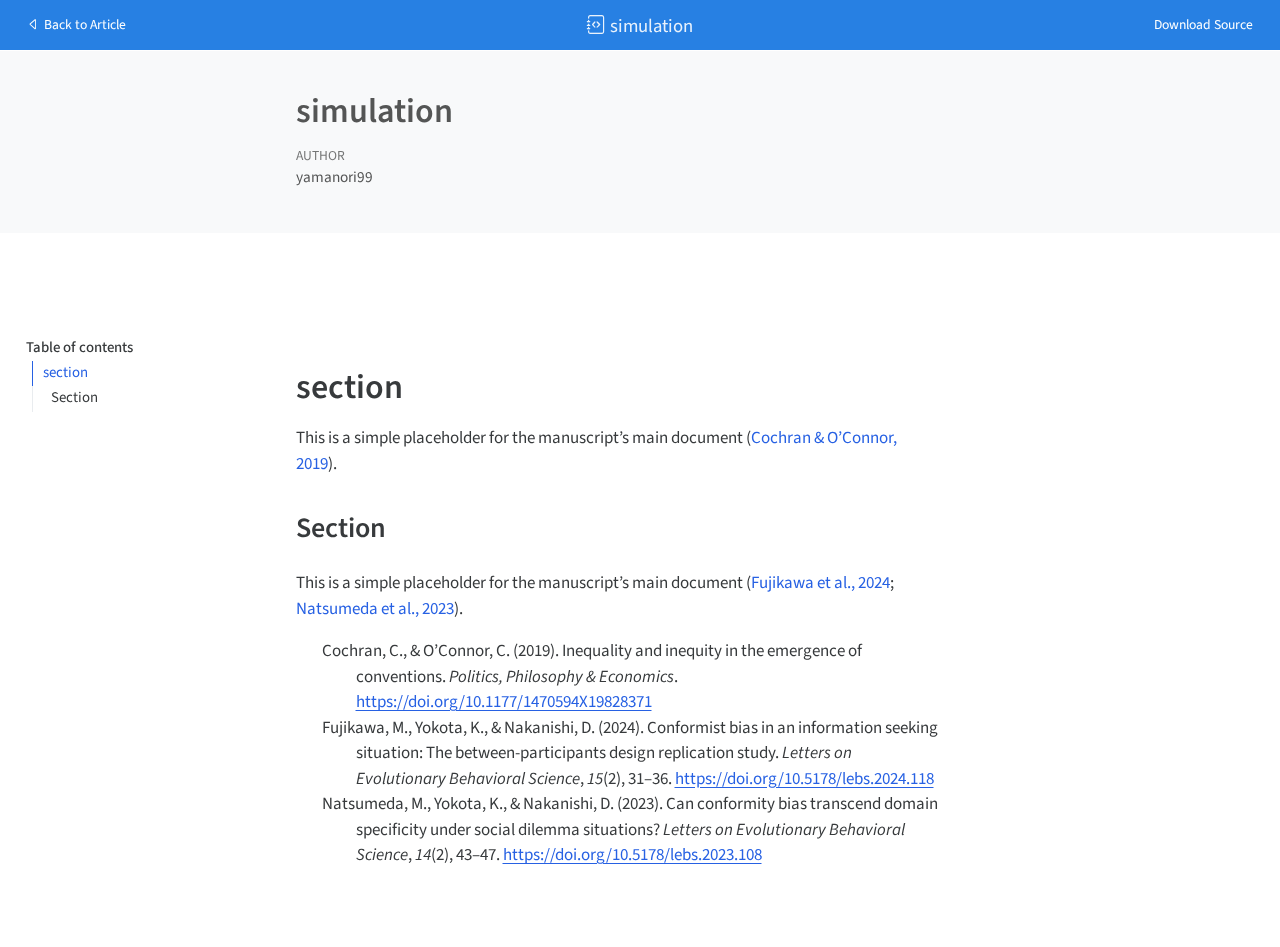
<file: _output/20241007_011802/simulation/simulation-preview.html>
<!DOCTYPE html>
<html xmlns="http://www.w3.org/1999/xhtml" lang="en" xml:lang="en"><head>
    <meta charset="utf-8">
    <meta name="generator" content="quarto-1.5.53">

    <meta name="viewport" content="width=device-width, initial-scale=1.0, user-scalable=yes">


    <title>simulation</title>
    <style>
      code{white-space: pre-wrap;}
      span.smallcaps{font-variant: small-caps;}
      div.columns{display: flex; gap: min(4vw, 1.5em);}
      div.column{flex: auto; overflow-x: auto;}
      div.hanging-indent{margin-left: 1.5em; text-indent: -1.5em;}
      ul.task-list{list-style: none;}
      ul.task-list li input[type="checkbox"] {
        width: 0.8em;
        margin: 0 0.8em 0.2em -1em; /* quarto-specific, see https://github.com/quarto-dev/quarto-cli/issues/4556 */ 
        vertical-align: middle;
      }
      /* CSS for citations */
      div.csl-bib-body { }
      div.csl-entry {
        clear: both;
        margin-bottom: 0em;
      }
      .hanging-indent div.csl-entry {
        margin-left:2em;
        text-indent:-2em;
      }
      div.csl-left-margin {
        min-width:2em;
        float:left;
      }
      div.csl-right-inline {
        margin-left:2em;
        padding-left:1em;
      }
      div.csl-indent {
        margin-left: 2em;
      }    </style>

    <style>
      body.hypothesis-enabled #quarto-embed-header {
        padding-right: 36px;
      }

      #quarto-embed-header {
        height: 3em;
        width: 100%;
        display: flex;
        justify-content: space-between;
        align-items: center;
        border-bottom: solid 1px;
      }

      #quarto-embed-header h6 {
        font-size: 1.1em;
        padding-top: 0.6em;
        margin-left: 1em;
        margin-right: 1em;
        font-weight: 400;
      }

      #quarto-embed-header a.quarto-back-link,
      #quarto-embed-header a.quarto-download-embed {
        font-size: 0.8em;
        margin-top: 1em;
        margin-bottom: 1em;
        margin-left: 1em;
        margin-right: 1em;
      }

      .quarto-back-container {
        padding-left: 0.5em;
        display: flex;
      }

      .headroom {
          will-change: transform;
          transition: transform 200ms linear;
      }

      .headroom--pinned {
          transform: translateY(0%);
      }

      .headroom--unpinned {
          transform: translateY(-100%);
      }      
    </style>

    <script>
    window.document.addEventListener("DOMContentLoaded", function () {

      var header = window.document.querySelector("#quarto-embed-header");
      const titleBannerEl = window.document.querySelector("body > #title-block-header");
      if (titleBannerEl) {
        titleBannerEl.style.paddingTop = header.clientHeight + "px";
      }
      const contentEl = window.document.getElementById('quarto-content');
      for (const child of contentEl.children) {
        child.style.paddingTop = header.clientHeight + "px";
        child.style.marginTop = "1em";
      }

      // Use the article root if the `back` call doesn't work. This isn't perfect
      // but should typically work
      window.quartoBackToArticle = () => {
        var currentUrl = window.location.href;
        window.history.back();
        setTimeout(() => {
            // if location was not changed in 100 ms, then there is no history back
            if(currentUrl === window.location.href){              
                // redirect to site root
                window.location.href = "../index.html";
            }
        }, 100);
      }

      const headroom = new window.Headroom(header, {
        tolerance: 5,
        onPin: function () {
        },
        onUnpin: function () {
        },
      });
      headroom.init();
    });
    </script>

    
<script src="../site_libs/manuscript-notebook/headroom.min.js"></script>
<script src="../site_libs/clipboard/clipboard.min.js"></script>
<script src="../site_libs/quarto-html/quarto.js"></script>
<script src="../site_libs/quarto-html/popper.min.js"></script>
<script src="../site_libs/quarto-html/tippy.umd.min.js"></script>
<script src="../site_libs/quarto-html/anchor.min.js"></script>
<link href="../site_libs/quarto-html/tippy.css" rel="stylesheet">
<link href="../site_libs/quarto-html/quarto-syntax-highlighting.css" rel="stylesheet" id="quarto-text-highlighting-styles">
<script src="../site_libs/bootstrap/bootstrap.min.js"></script>
<link href="../site_libs/bootstrap/bootstrap-icons.css" rel="stylesheet">
<link href="../site_libs/bootstrap/bootstrap.min.css" rel="stylesheet" id="quarto-bootstrap" data-mode="light">
     
      </head>

  <body class="quarto-notebook">
    <div id="quarto-embed-header" class="headroom fixed-top bg-primary">
      
      <a onclick="window.quartoBackToArticle(); return false;" class="btn btn-primary quarto-back-link" href=""><i class="bi bi-caret-left"></i> Back to Article</a>
      <h6><i class="bi bi-journal-code"></i> simulation</h6>

            <a href="../simulation/simulation.qmd" class="btn btn-primary quarto-download-embed" download="simulation.qmd">Download Source</a>
          </div>

     <header id="title-block-header" class="quarto-title-block default toc-left page-columns page-full">
  <div class="quarto-title-banner page-columns page-full">
    <div class="quarto-title column-body">
      <h1 class="title">simulation</h1>
          </div>

    
    <div class="quarto-title-meta-container">
      <div class="quarto-title-meta-column-start">
        
        <div class="quarto-title-meta">

                <div>
            <div class="quarto-title-meta-heading">Author</div>
            <div class="quarto-title-meta-contents">
                        <p>yamanori99 </p>
                      </div>
          </div>
                
          
                
              </div>
      </div>
      <div class="quarto-title-meta-column-end quarto-other-formats-target">
      </div>
    </div>



    <div class="quarto-other-links-text-target">
    </div>  </div>
</header><div id="quarto-content" class="page-columns page-rows-contents page-layout-article toc-left">
<div id="quarto-sidebar-toc-left" class="sidebar toc-left">
  <nav id="TOC" role="doc-toc" class="toc-active">
    <h2 id="toc-title">Table of contents</h2>
   
  <ul>
  <li><a href="#section" id="toc-section" class="nav-link active" data-scroll-target="#section">section</a>
  <ul class="collapse">
  <li><a href="#section-1" id="toc-section-1" class="nav-link" data-scroll-target="#section-1">Section</a></li>
  </ul></li>
  </ul>
</nav>
</div>
<div id="quarto-margin-sidebar" class="sidebar margin-sidebar zindex-bottom">
</div>
<main class="content quarto-banner-title-block" id="quarto-document-content">      

       <section id="section" class="level1">
<h1>section</h1>
<p>This is a simple placeholder for the manuscript’s main document <span class="citation" data-cites="cochran2019">(<a href="#ref-cochran2019" role="doc-biblioref">Cochran &amp; O’Connor, 2019</a>)</span>.</p>
<section id="section-1" class="level2">
<h2 class="anchored" data-anchor-id="section-1">Section</h2>
<p>This is a simple placeholder for the manuscript’s main document <span class="citation" data-cites="fujikawa2024 natsumeda2023">(<a href="#ref-fujikawa2024" role="doc-biblioref">Fujikawa et al., 2024</a>; <a href="#ref-natsumeda2023" role="doc-biblioref">Natsumeda et al., 2023</a>)</span>.</p>
<div id="refs" class="references csl-bib-body hanging-indent" data-entry-spacing="0" data-line-spacing="2" role="list">
<div id="ref-cochran2019" class="csl-entry" role="listitem">
Cochran, C., &amp; O’Connor, C. (2019). Inequality and inequity in the emergence of conventions. <em>Politics, Philosophy &amp; Economics</em>. <a href="https://doi.org/10.1177/1470594X19828371">https://doi.org/10.1177/1470594X19828371</a>
</div>
<div id="ref-fujikawa2024" class="csl-entry" role="listitem">
Fujikawa, M., Yokota, K., &amp; Nakanishi, D. (2024). Conformist bias in an information seeking situation: The between-participants design replication study. <em>Letters on Evolutionary Behavioral Science</em>, <em>15</em>(2), 31–36. <a href="https://doi.org/10.5178/lebs.2024.118">https://doi.org/10.5178/lebs.2024.118</a>
</div>
<div id="ref-natsumeda2023" class="csl-entry" role="listitem">
Natsumeda, M., Yokota, K., &amp; Nakanishi, D. (2023). Can conformity bias transcend domain specificity under social dilemma situations? <em>Letters on Evolutionary Behavioral Science</em>, <em>14</em>(2), 43–47. <a href="https://doi.org/10.5178/lebs.2023.108">https://doi.org/10.5178/lebs.2023.108</a>
</div>
</div>
</section>
</section>
     </main>
<!-- /main column -->  <script id="quarto-html-after-body" type="application/javascript">
window.document.addEventListener("DOMContentLoaded", function (event) {
  const toggleBodyColorMode = (bsSheetEl) => {
    const mode = bsSheetEl.getAttribute("data-mode");
    const bodyEl = window.document.querySelector("body");
    if (mode === "dark") {
      bodyEl.classList.add("quarto-dark");
      bodyEl.classList.remove("quarto-light");
    } else {
      bodyEl.classList.add("quarto-light");
      bodyEl.classList.remove("quarto-dark");
    }
  }
  const toggleBodyColorPrimary = () => {
    const bsSheetEl = window.document.querySelector("link#quarto-bootstrap");
    if (bsSheetEl) {
      toggleBodyColorMode(bsSheetEl);
    }
  }
  toggleBodyColorPrimary();  
  const icon = "";
  const anchorJS = new window.AnchorJS();
  anchorJS.options = {
    placement: 'right',
    icon: icon
  };
  anchorJS.add('.anchored');
  const isCodeAnnotation = (el) => {
    for (const clz of el.classList) {
      if (clz.startsWith('code-annotation-')) {                     
        return true;
      }
    }
    return false;
  }
  const onCopySuccess = function(e) {
    // button target
    const button = e.trigger;
    // don't keep focus
    button.blur();
    // flash "checked"
    button.classList.add('code-copy-button-checked');
    var currentTitle = button.getAttribute("title");
    button.setAttribute("title", "Copied!");
    let tooltip;
    if (window.bootstrap) {
      button.setAttribute("data-bs-toggle", "tooltip");
      button.setAttribute("data-bs-placement", "left");
      button.setAttribute("data-bs-title", "Copied!");
      tooltip = new bootstrap.Tooltip(button, 
        { trigger: "manual", 
          customClass: "code-copy-button-tooltip",
          offset: [0, -8]});
      tooltip.show();    
    }
    setTimeout(function() {
      if (tooltip) {
        tooltip.hide();
        button.removeAttribute("data-bs-title");
        button.removeAttribute("data-bs-toggle");
        button.removeAttribute("data-bs-placement");
      }
      button.setAttribute("title", currentTitle);
      button.classList.remove('code-copy-button-checked');
    }, 1000);
    // clear code selection
    e.clearSelection();
  }
  const getTextToCopy = function(trigger) {
      const codeEl = trigger.previousElementSibling.cloneNode(true);
      for (const childEl of codeEl.children) {
        if (isCodeAnnotation(childEl)) {
          childEl.remove();
        }
      }
      return codeEl.innerText;
  }
  const clipboard = new window.ClipboardJS('.code-copy-button:not([data-in-quarto-modal])', {
    text: getTextToCopy
  });
  clipboard.on('success', onCopySuccess);
  if (window.document.getElementById('quarto-embedded-source-code-modal')) {
    // For code content inside modals, clipBoardJS needs to be initialized with a container option
    // TODO: Check when it could be a function (https://github.com/zenorocha/clipboard.js/issues/860)
    const clipboardModal = new window.ClipboardJS('.code-copy-button[data-in-quarto-modal]', {
      text: getTextToCopy,
      container: window.document.getElementById('quarto-embedded-source-code-modal')
    });
    clipboardModal.on('success', onCopySuccess);
  }
    var localhostRegex = new RegExp(/^(?:http|https):\/\/localhost\:?[0-9]*\//);
    var mailtoRegex = new RegExp(/^mailto:/);
      var filterRegex = new RegExp('/' + window.location.host + '/');
    var isInternal = (href) => {
        return filterRegex.test(href) || localhostRegex.test(href) || mailtoRegex.test(href);
    }
    // Inspect non-navigation links and adorn them if external
 	var links = window.document.querySelectorAll('a[href]:not(.nav-link):not(.navbar-brand):not(.toc-action):not(.sidebar-link):not(.sidebar-item-toggle):not(.pagination-link):not(.no-external):not([aria-hidden]):not(.dropdown-item):not(.quarto-navigation-tool):not(.about-link)');
    for (var i=0; i<links.length; i++) {
      const link = links[i];
      if (!isInternal(link.href)) {
        // undo the damage that might have been done by quarto-nav.js in the case of
        // links that we want to consider external
        if (link.dataset.originalHref !== undefined) {
          link.href = link.dataset.originalHref;
        }
      }
    }
  function tippyHover(el, contentFn, onTriggerFn, onUntriggerFn) {
    const config = {
      allowHTML: true,
      maxWidth: 500,
      delay: 100,
      arrow: false,
      appendTo: function(el) {
          return el.parentElement;
      },
      interactive: true,
      interactiveBorder: 10,
      theme: 'quarto',
      placement: 'bottom-start',
    };
    if (contentFn) {
      config.content = contentFn;
    }
    if (onTriggerFn) {
      config.onTrigger = onTriggerFn;
    }
    if (onUntriggerFn) {
      config.onUntrigger = onUntriggerFn;
    }
    window.tippy(el, config); 
  }
  const noterefs = window.document.querySelectorAll('a[role="doc-noteref"]');
  for (var i=0; i<noterefs.length; i++) {
    const ref = noterefs[i];
    tippyHover(ref, function() {
      // use id or data attribute instead here
      let href = ref.getAttribute('data-footnote-href') || ref.getAttribute('href');
      try { href = new URL(href).hash; } catch {}
      const id = href.replace(/^#\/?/, "");
      const note = window.document.getElementById(id);
      if (note) {
        return note.innerHTML;
      } else {
        return "";
      }
    });
  }
  const xrefs = window.document.querySelectorAll('a.quarto-xref');
  const processXRef = (id, note) => {
    // Strip column container classes
    const stripColumnClz = (el) => {
      el.classList.remove("page-full", "page-columns");
      if (el.children) {
        for (const child of el.children) {
          stripColumnClz(child);
        }
      }
    }
    stripColumnClz(note)
    if (id === null || id.startsWith('sec-')) {
      // Special case sections, only their first couple elements
      const container = document.createElement("div");
      if (note.children && note.children.length > 2) {
        container.appendChild(note.children[0].cloneNode(true));
        for (let i = 1; i < note.children.length; i++) {
          const child = note.children[i];
          if (child.tagName === "P" && child.innerText === "") {
            continue;
          } else {
            container.appendChild(child.cloneNode(true));
            break;
          }
        }
        if (window.Quarto?.typesetMath) {
          window.Quarto.typesetMath(container);
        }
        return container.innerHTML
      } else {
        if (window.Quarto?.typesetMath) {
          window.Quarto.typesetMath(note);
        }
        return note.innerHTML;
      }
    } else {
      // Remove any anchor links if they are present
      const anchorLink = note.querySelector('a.anchorjs-link');
      if (anchorLink) {
        anchorLink.remove();
      }
      if (window.Quarto?.typesetMath) {
        window.Quarto.typesetMath(note);
      }
      // TODO in 1.5, we should make sure this works without a callout special case
      if (note.classList.contains("callout")) {
        return note.outerHTML;
      } else {
        return note.innerHTML;
      }
    }
  }
  for (var i=0; i<xrefs.length; i++) {
    const xref = xrefs[i];
    tippyHover(xref, undefined, function(instance) {
      instance.disable();
      let url = xref.getAttribute('href');
      let hash = undefined; 
      if (url.startsWith('#')) {
        hash = url;
      } else {
        try { hash = new URL(url).hash; } catch {}
      }
      if (hash) {
        const id = hash.replace(/^#\/?/, "");
        const note = window.document.getElementById(id);
        if (note !== null) {
          try {
            const html = processXRef(id, note.cloneNode(true));
            instance.setContent(html);
          } finally {
            instance.enable();
            instance.show();
          }
        } else {
          // See if we can fetch this
          fetch(url.split('#')[0])
          .then(res => res.text())
          .then(html => {
            const parser = new DOMParser();
            const htmlDoc = parser.parseFromString(html, "text/html");
            const note = htmlDoc.getElementById(id);
            if (note !== null) {
              const html = processXRef(id, note);
              instance.setContent(html);
            } 
          }).finally(() => {
            instance.enable();
            instance.show();
          });
        }
      } else {
        // See if we can fetch a full url (with no hash to target)
        // This is a special case and we should probably do some content thinning / targeting
        fetch(url)
        .then(res => res.text())
        .then(html => {
          const parser = new DOMParser();
          const htmlDoc = parser.parseFromString(html, "text/html");
          const note = htmlDoc.querySelector('main.content');
          if (note !== null) {
            // This should only happen for chapter cross references
            // (since there is no id in the URL)
            // remove the first header
            if (note.children.length > 0 && note.children[0].tagName === "HEADER") {
              note.children[0].remove();
            }
            const html = processXRef(null, note);
            instance.setContent(html);
          } 
        }).finally(() => {
          instance.enable();
          instance.show();
        });
      }
    }, function(instance) {
    });
  }
      let selectedAnnoteEl;
      const selectorForAnnotation = ( cell, annotation) => {
        let cellAttr = 'data-code-cell="' + cell + '"';
        let lineAttr = 'data-code-annotation="' +  annotation + '"';
        const selector = 'span[' + cellAttr + '][' + lineAttr + ']';
        return selector;
      }
      const selectCodeLines = (annoteEl) => {
        const doc = window.document;
        const targetCell = annoteEl.getAttribute("data-target-cell");
        const targetAnnotation = annoteEl.getAttribute("data-target-annotation");
        const annoteSpan = window.document.querySelector(selectorForAnnotation(targetCell, targetAnnotation));
        const lines = annoteSpan.getAttribute("data-code-lines").split(",");
        const lineIds = lines.map((line) => {
          return targetCell + "-" + line;
        })
        let top = null;
        let height = null;
        let parent = null;
        if (lineIds.length > 0) {
            //compute the position of the single el (top and bottom and make a div)
            const el = window.document.getElementById(lineIds[0]);
            top = el.offsetTop;
            height = el.offsetHeight;
            parent = el.parentElement.parentElement;
          if (lineIds.length > 1) {
            const lastEl = window.document.getElementById(lineIds[lineIds.length - 1]);
            const bottom = lastEl.offsetTop + lastEl.offsetHeight;
            height = bottom - top;
          }
          if (top !== null && height !== null && parent !== null) {
            // cook up a div (if necessary) and position it 
            let div = window.document.getElementById("code-annotation-line-highlight");
            if (div === null) {
              div = window.document.createElement("div");
              div.setAttribute("id", "code-annotation-line-highlight");
              div.style.position = 'absolute';
              parent.appendChild(div);
            }
            div.style.top = top - 2 + "px";
            div.style.height = height + 4 + "px";
            div.style.left = 0;
            let gutterDiv = window.document.getElementById("code-annotation-line-highlight-gutter");
            if (gutterDiv === null) {
              gutterDiv = window.document.createElement("div");
              gutterDiv.setAttribute("id", "code-annotation-line-highlight-gutter");
              gutterDiv.style.position = 'absolute';
              const codeCell = window.document.getElementById(targetCell);
              const gutter = codeCell.querySelector('.code-annotation-gutter');
              gutter.appendChild(gutterDiv);
            }
            gutterDiv.style.top = top - 2 + "px";
            gutterDiv.style.height = height + 4 + "px";
          }
          selectedAnnoteEl = annoteEl;
        }
      };
      const unselectCodeLines = () => {
        const elementsIds = ["code-annotation-line-highlight", "code-annotation-line-highlight-gutter"];
        elementsIds.forEach((elId) => {
          const div = window.document.getElementById(elId);
          if (div) {
            div.remove();
          }
        });
        selectedAnnoteEl = undefined;
      };
        // Handle positioning of the toggle
    window.addEventListener(
      "resize",
      throttle(() => {
        elRect = undefined;
        if (selectedAnnoteEl) {
          selectCodeLines(selectedAnnoteEl);
        }
      }, 10)
    );
    function throttle(fn, ms) {
    let throttle = false;
    let timer;
      return (...args) => {
        if(!throttle) { // first call gets through
            fn.apply(this, args);
            throttle = true;
        } else { // all the others get throttled
            if(timer) clearTimeout(timer); // cancel #2
            timer = setTimeout(() => {
              fn.apply(this, args);
              timer = throttle = false;
            }, ms);
        }
      };
    }
      // Attach click handler to the DT
      const annoteDls = window.document.querySelectorAll('dt[data-target-cell]');
      for (const annoteDlNode of annoteDls) {
        annoteDlNode.addEventListener('click', (event) => {
          const clickedEl = event.target;
          if (clickedEl !== selectedAnnoteEl) {
            unselectCodeLines();
            const activeEl = window.document.querySelector('dt[data-target-cell].code-annotation-active');
            if (activeEl) {
              activeEl.classList.remove('code-annotation-active');
            }
            selectCodeLines(clickedEl);
            clickedEl.classList.add('code-annotation-active');
          } else {
            // Unselect the line
            unselectCodeLines();
            clickedEl.classList.remove('code-annotation-active');
          }
        });
      }
  const findCites = (el) => {
    const parentEl = el.parentElement;
    if (parentEl) {
      const cites = parentEl.dataset.cites;
      if (cites) {
        return {
          el,
          cites: cites.split(' ')
        };
      } else {
        return findCites(el.parentElement)
      }
    } else {
      return undefined;
    }
  };
  var bibliorefs = window.document.querySelectorAll('a[role="doc-biblioref"]');
  for (var i=0; i<bibliorefs.length; i++) {
    const ref = bibliorefs[i];
    const citeInfo = findCites(ref);
    if (citeInfo) {
      tippyHover(citeInfo.el, function() {
        var popup = window.document.createElement('div');
        citeInfo.cites.forEach(function(cite) {
          var citeDiv = window.document.createElement('div');
          citeDiv.classList.add('hanging-indent');
          citeDiv.classList.add('csl-entry');
          var biblioDiv = window.document.getElementById('ref-' + cite);
          if (biblioDiv) {
            citeDiv.innerHTML = biblioDiv.innerHTML;
          }
          popup.appendChild(citeDiv);
        });
        return popup.innerHTML;
      });
    }
  }
});
</script>  </div> <!-- /content --> 
  
</body></html>
</file>
<file: _output/20241007_011802/site_libs/quarto-html/tippy.css>
.tippy-box[data-animation=fade][data-state=hidden]{opacity:0}[data-tippy-root]{max-width:calc(100vw - 10px)}.tippy-box{position:relative;background-color:#333;color:#fff;border-radius:4px;font-size:14px;line-height:1.4;white-space:normal;outline:0;transition-property:transform,visibility,opacity}.tippy-box[data-placement^=top]>.tippy-arrow{bottom:0}.tippy-box[data-placement^=top]>.tippy-arrow:before{bottom:-7px;left:0;border-width:8px 8px 0;border-top-color:initial;transform-origin:center top}.tippy-box[data-placement^=bottom]>.tippy-arrow{top:0}.tippy-box[data-placement^=bottom]>.tippy-arrow:before{top:-7px;left:0;border-width:0 8px 8px;border-bottom-color:initial;transform-origin:center bottom}.tippy-box[data-placement^=left]>.tippy-arrow{right:0}.tippy-box[data-placement^=left]>.tippy-arrow:before{border-width:8px 0 8px 8px;border-left-color:initial;right:-7px;transform-origin:center left}.tippy-box[data-placement^=right]>.tippy-arrow{left:0}.tippy-box[data-placement^=right]>.tippy-arrow:before{left:-7px;border-width:8px 8px 8px 0;border-right-color:initial;transform-origin:center right}.tippy-box[data-inertia][data-state=visible]{transition-timing-function:cubic-bezier(.54,1.5,.38,1.11)}.tippy-arrow{width:16px;height:16px;color:#333}.tippy-arrow:before{content:"";position:absolute;border-color:transparent;border-style:solid}.tippy-content{position:relative;padding:5px 9px;z-index:1}
</file>
<file: _output/20241007_011802/site_libs/quarto-html/quarto-syntax-highlighting.css>
/* quarto syntax highlight colors */
:root {
  --quarto-hl-al-color: #ff5555;
  --quarto-hl-an-color: #6a737d;
  --quarto-hl-at-color: #d73a49;
  --quarto-hl-bn-color: #005cc5;
  --quarto-hl-bu-color: #d73a49;
  --quarto-hl-ch-color: #032f62;
  --quarto-hl-co-color: #6a737d;
  --quarto-hl-cv-color: #6a737d;
  --quarto-hl-cn-color: #005cc5;
  --quarto-hl-cf-color: #d73a49;
  --quarto-hl-dt-color: #d73a49;
  --quarto-hl-dv-color: #005cc5;
  --quarto-hl-do-color: #6a737d;
  --quarto-hl-er-color: #ff5555;
  --quarto-hl-ex-color: #d73a49;
  --quarto-hl-fl-color: #005cc5;
  --quarto-hl-fu-color: #6f42c1;
  --quarto-hl-im-color: #032f62;
  --quarto-hl-in-color: #6a737d;
  --quarto-hl-kw-color: #d73a49;
  --quarto-hl-op-color: #24292e;
  --quarto-hl-pp-color: #d73a49;
  --quarto-hl-re-color: #6a737d;
  --quarto-hl-sc-color: #005cc5;
  --quarto-hl-ss-color: #032f62;
  --quarto-hl-st-color: #032f62;
  --quarto-hl-va-color: #e36209;
  --quarto-hl-vs-color: #032f62;
  --quarto-hl-wa-color: #ff5555;
}

/* other quarto variables */
:root {
  --quarto-font-monospace: SFMono-Regular, Menlo, Monaco, Consolas, "Liberation Mono", "Courier New", monospace;
}

code span.al {
  font-weight: bold;
  color: #ff5555;
}

code span.an {
  color: #6a737d;
}

code span.at {
  color: #d73a49;
}

code span.bn {
  color: #005cc5;
}

code span.bu {
  color: #d73a49;
}

code span.ch {
  color: #032f62;
}

code span.co {
  color: #6a737d;
}

code span.cv {
  color: #6a737d;
}

code span.cn {
  color: #005cc5;
}

code span.cf {
  color: #d73a49;
}

code span.dt {
  color: #d73a49;
}

code span.dv {
  color: #005cc5;
}

code span.do {
  color: #6a737d;
}

code span.er {
  color: #ff5555;
  text-decoration: underline;
}

code span.ex {
  font-weight: bold;
  color: #d73a49;
}

code span.fl {
  color: #005cc5;
}

code span.fu {
  color: #6f42c1;
}

code span.im {
  color: #032f62;
}

code span.in {
  color: #6a737d;
}

code span.kw {
  color: #d73a49;
}

pre > code.sourceCode > span {
  color: #24292e;
}

code span {
  color: #24292e;
}

code.sourceCode > span {
  color: #24292e;
}

div.sourceCode,
div.sourceCode pre.sourceCode {
  color: #24292e;
}

code span.op {
  color: #24292e;
}

code span.pp {
  color: #d73a49;
}

code span.re {
  color: #6a737d;
}

code span.sc {
  color: #005cc5;
}

code span.ss {
  color: #032f62;
}

code span.st {
  color: #032f62;
}

code span.va {
  color: #e36209;
}

code span.vs {
  color: #032f62;
}

code span.wa {
  color: #ff5555;
}

.prevent-inlining {
  content: "</";
}

/*# sourceMappingURL=debc5d5d77c3f9108843748ff7464032.css.map */
</file>
